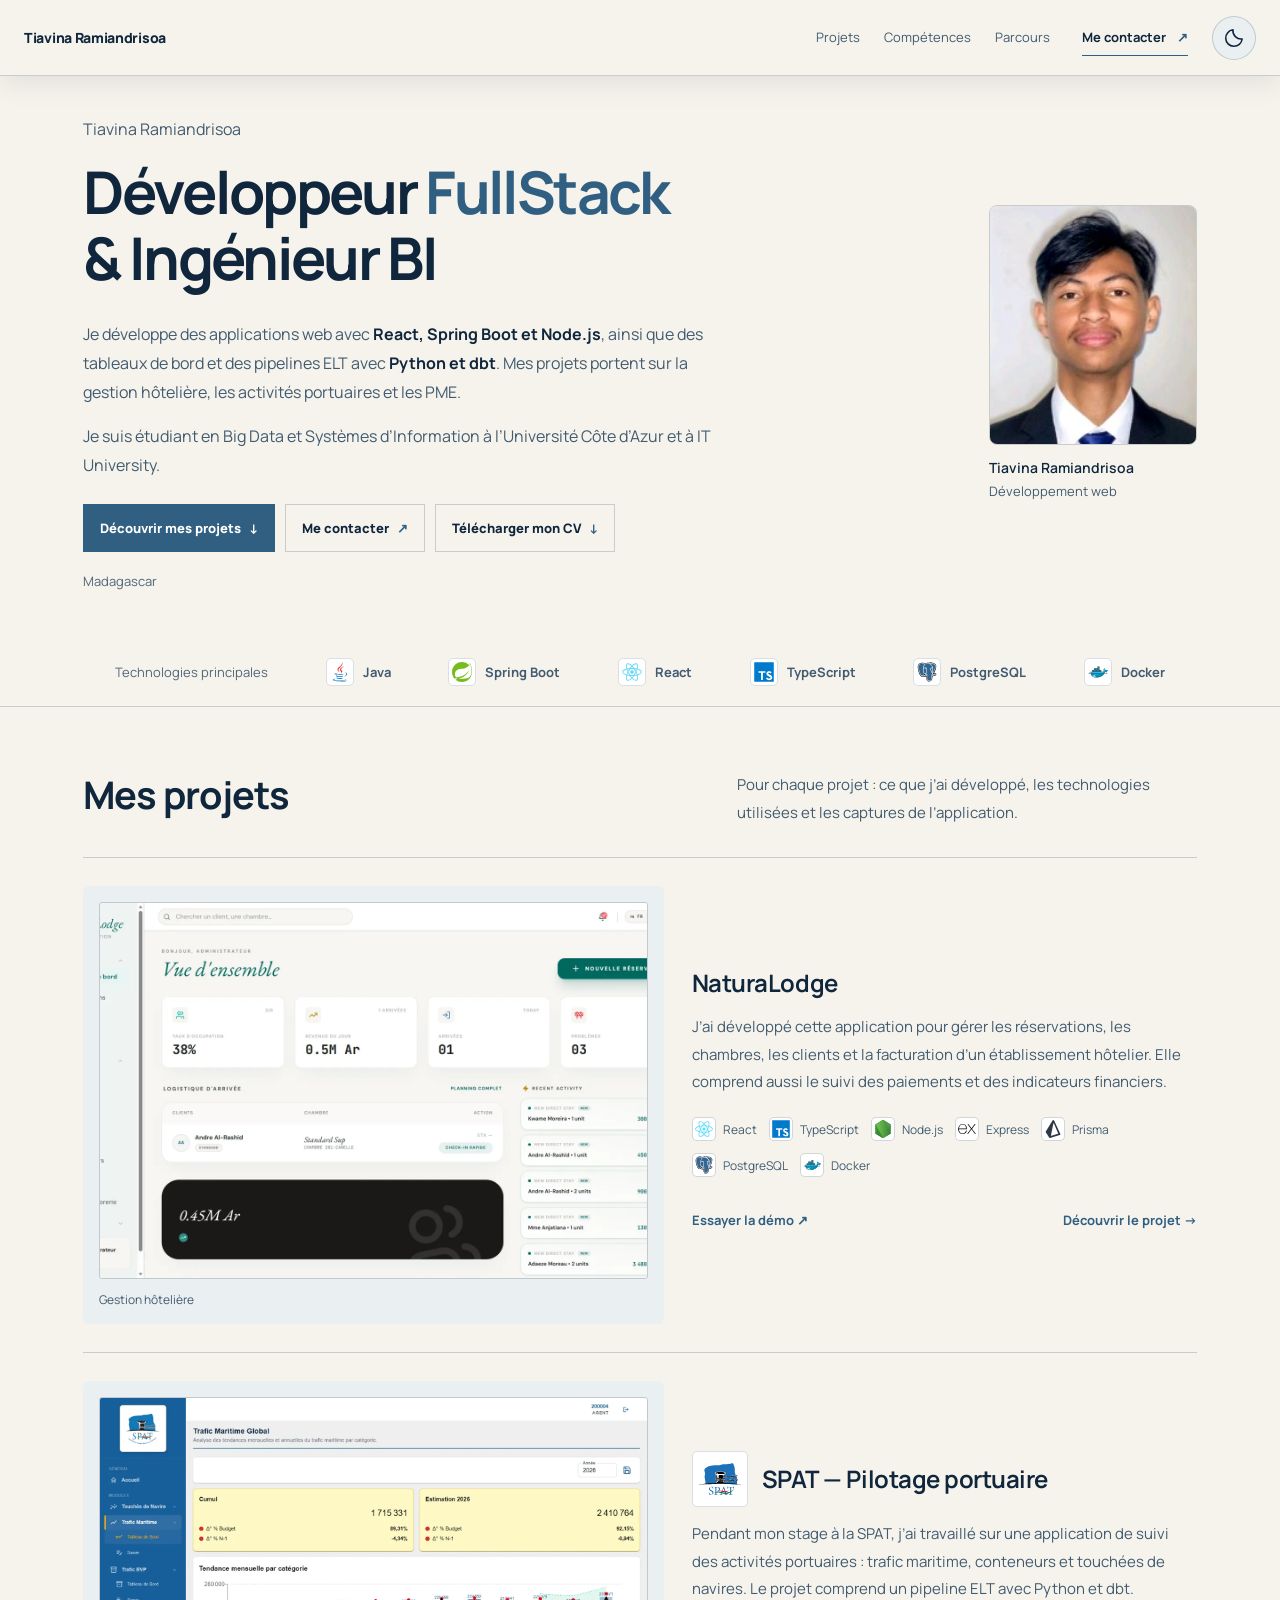
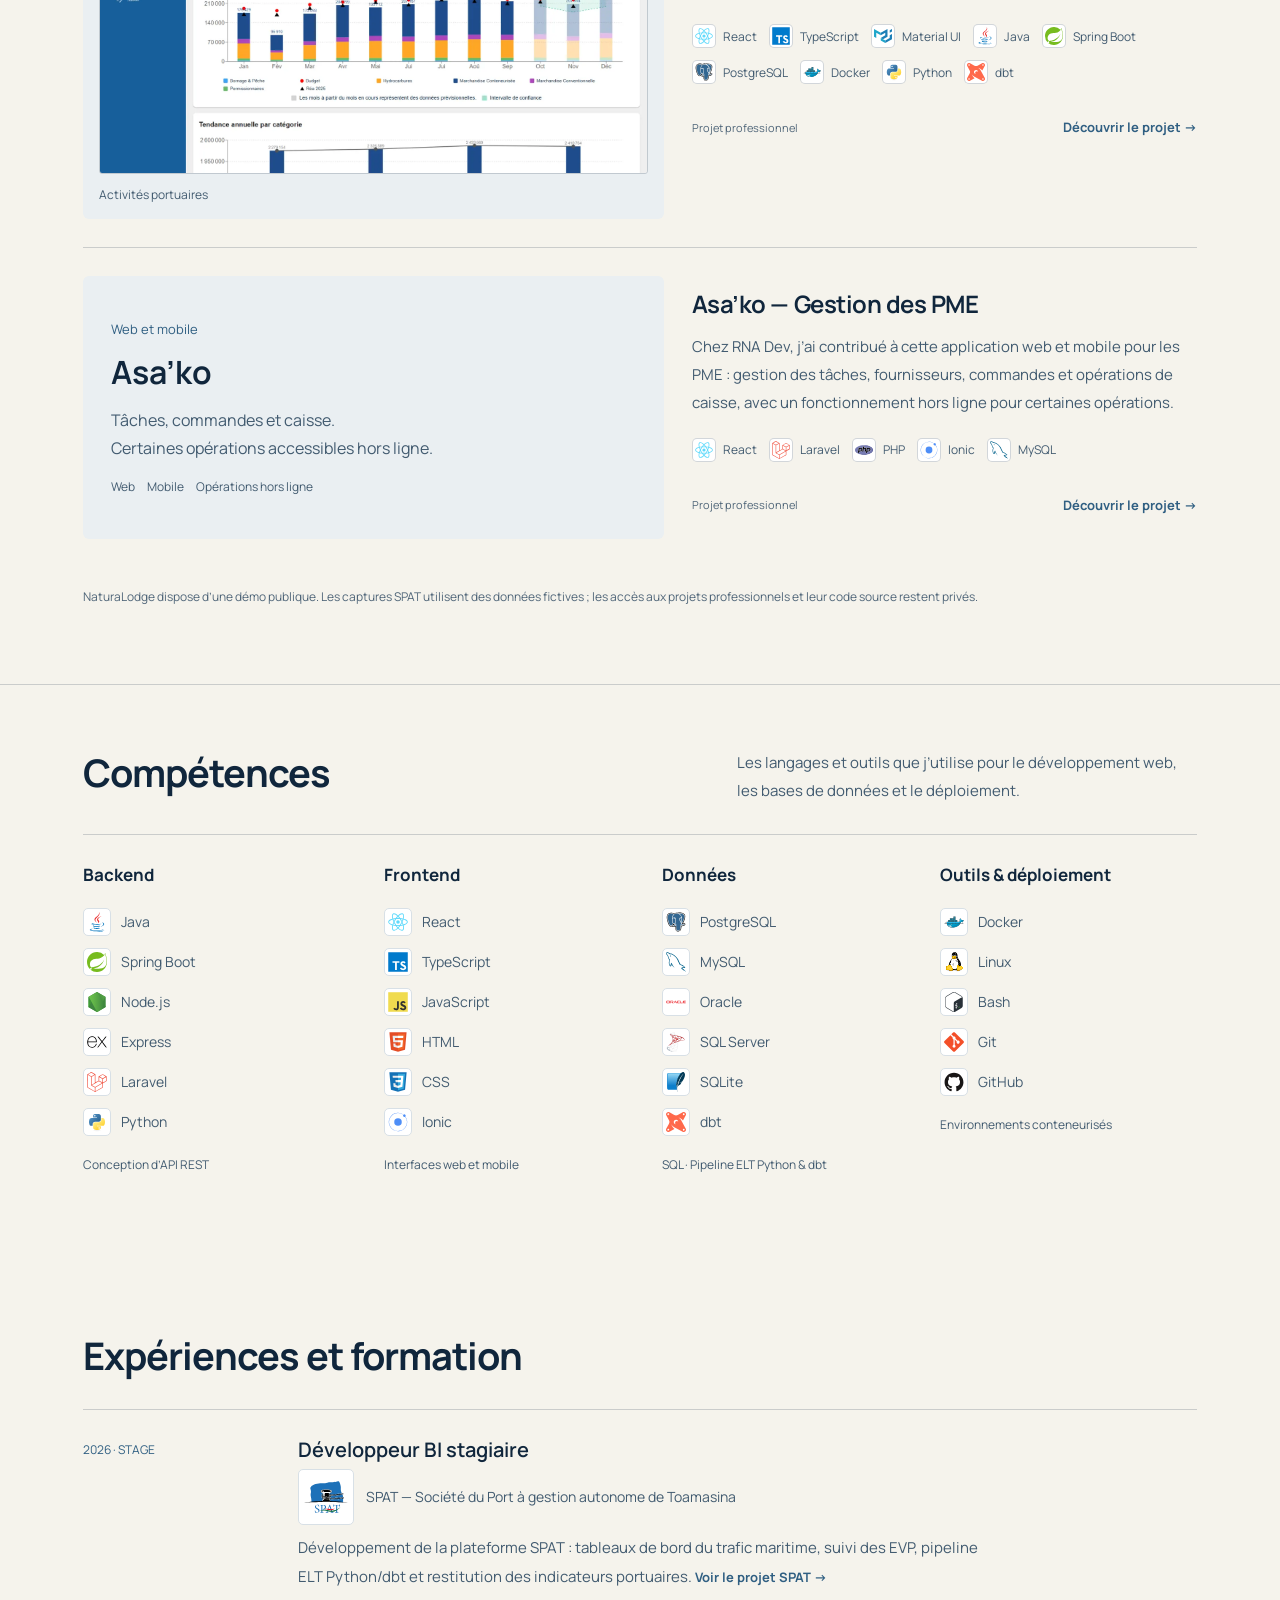
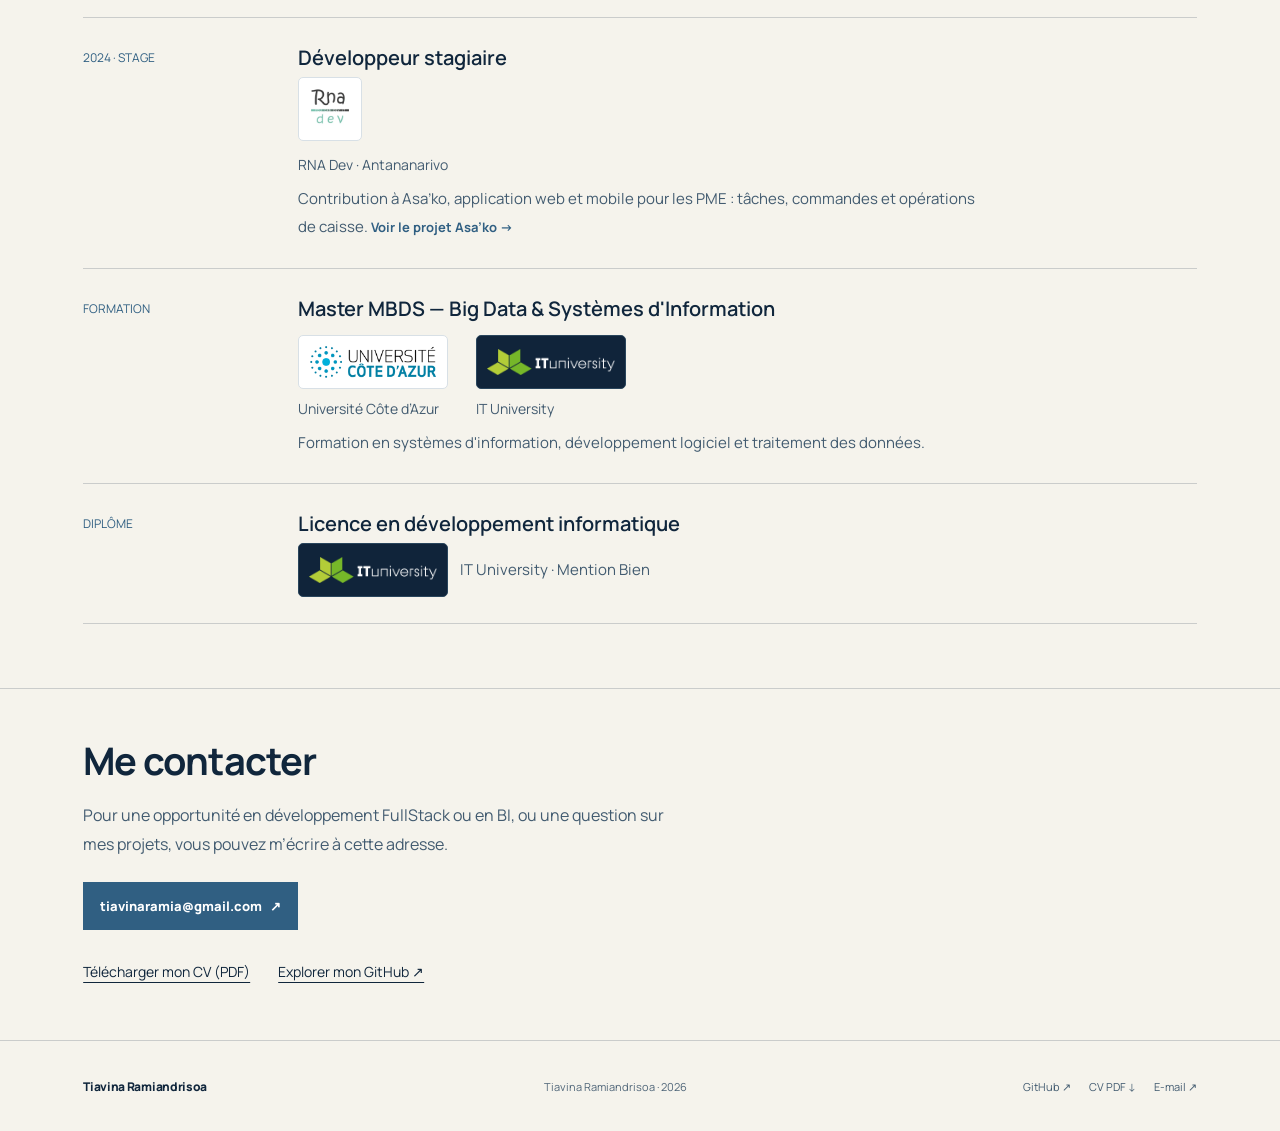
<file: index.html>
<!DOCTYPE html>
<html lang="fr">
<head>
  <meta charset="UTF-8">
  <link rel="icon" type="image/svg+xml" href="assets/favicon.svg">
  <meta name="viewport" content="width=device-width, initial-scale=1.0">
  <meta property="og:type" content="website">
  <meta property="og:locale" content="fr_FR">
  <meta name="theme-color" content="#07111F">
  <meta property="og:title" content="Tiavina Ramiandrisoa — Développeur FullStack & Ingénieur BI">
  <meta property="og:description" content="Applications web FullStack, tableaux de bord et pipeline ELT Python/dbt : découvrez les projets de Tiavina Ramiandrisoa.">
  <meta name="description" content="Tiavina Ramiandrisoa, Développeur FullStack et Ingénieur BI : applications React et Spring Boot, tableaux de bord et pipeline ELT avec Python et dbt.">
  <title>Tiavina Ramiandrisoa — Développeur FullStack & Ingénieur BI</title>
  <link rel="preconnect" href="https://fonts.googleapis.com">
  <link rel="preconnect" href="https://fonts.gstatic.com" crossorigin>
  <link href="https://fonts.googleapis.com/css2?family=Manrope:wght@400;500;600;700;800&display=swap" rel="stylesheet">
  <script src="theme.js"></script>
  <link rel="stylesheet" href="style.css">
  <link rel="canonical" href="https://tiavinamalalaniaina.github.io/portfolio/">
  <meta property="og:url" content="https://tiavinamalalaniaina.github.io/portfolio/">
  <meta property="og:site_name" content="Tiavina Ramiandrisoa">
  <meta property="og:image" content="https://tiavinamalalaniaina.github.io/portfolio/assets/tiavina-portrait.webp">
  <meta property="og:image:type" content="image/webp">
  <meta property="og:image:width" content="200">
  <meta property="og:image:height" content="200">
  <meta property="og:image:alt" content="Portrait de Tiavina Ramiandrisoa, Développeur FullStack et Ingénieur BI">
  <meta name="twitter:card" content="summary">
  <meta name="twitter:title" content="Tiavina Ramiandrisoa — Développeur FullStack & Ingénieur BI">
  <meta name="twitter:description" content="Tiavina Ramiandrisoa, Développeur FullStack et Ingénieur BI : applications React et Spring Boot, tableaux de bord et pipeline ELT avec Python et dbt.">
  <meta name="twitter:image" content="https://tiavinamalalaniaina.github.io/portfolio/assets/tiavina-portrait.webp">
  <meta name="twitter:image:alt" content="Portrait de Tiavina Ramiandrisoa, Développeur FullStack et Ingénieur BI">
  <script type="application/ld+json">
{
  "@context": "https://schema.org",
  "@graph": [
    {
      "@type": "WebPage",
      "@id": "https://tiavinamalalaniaina.github.io/portfolio/#page",
      "url": "https://tiavinamalalaniaina.github.io/portfolio/",
      "name": "Tiavina Ramiandrisoa — Développeur FullStack & Ingénieur BI",
      "description": "Tiavina Ramiandrisoa, Développeur FullStack et Ingénieur BI : applications React et Spring Boot, tableaux de bord et pipeline ELT avec Python et dbt.",
      "inLanguage": "fr",
      "about": {
        "@id": "https://tiavinamalalaniaina.github.io/portfolio/#tiavina"
      }
    },
    {
      "@type": "Person",
      "@id": "https://tiavinamalalaniaina.github.io/portfolio/#tiavina",
      "name": "Tiavina Ramiandrisoa",
      "jobTitle": "Développeur FullStack et Ingénieur BI",
      "url": "https://tiavinamalalaniaina.github.io/portfolio/",
      "image": "https://tiavinamalalaniaina.github.io/portfolio/assets/tiavina-portrait.webp",
      "sameAs": [
        "https://github.com/TiavinaMalalaniaina"
      ],
      "knowsAbout": [
        "React",
        "TypeScript",
        "Java",
        "Spring Boot",
        "Node.js",
        "PostgreSQL",
        "Python",
        "dbt",
        "Business Intelligence",
        "Pipelines ELT"
      ]
    }
  ]
}
  </script>
</head>
<body>
  <a class="skip-link" href="#contenu">Aller au contenu</a>
  <div class="page-shell">
    <header class="site-header"><a class="brand" href="#accueil" aria-label="Accueil">
        <span>Tiavina Ramiandrisoa</span>
      </a><div class="header-menu" id="header-menu"><nav class="nav-links" aria-label="Navigation principale">
        <a href="#projets">Projets</a>
        <a href="#competences">Compétences</a>
        <a href="#parcours">Parcours</a>
      </nav><a class="header-contact" href="#contact">Me contacter <span>↗</span></a></div><button class="theme-toggle" type="button" aria-label="Activer le mode clair" aria-pressed="false" title="Activer le mode clair" hidden><svg class="theme-icon theme-icon-sun" viewBox="0 0 24 24" fill="none" stroke="currentColor" stroke-width="1.7" stroke-linecap="round" aria-hidden="true"><circle cx="12" cy="12" r="4"/><path d="M12 2v2m0 16v2M2 12h2m16 0h2M4.93 4.93l1.42 1.42m11.3 11.3 1.42 1.42m0-14.14-1.42 1.42M6.35 17.65l-1.42 1.42"/></svg><svg class="theme-icon theme-icon-moon" viewBox="0 0 24 24" fill="none" stroke="currentColor" stroke-width="1.7" stroke-linecap="round" stroke-linejoin="round" aria-hidden="true"><path d="M20.9 13.1A9 9 0 0 1 10.9 3.1a9 9 0 1 0 10 10Z"/></svg></button><button class="menu-toggle" type="button" aria-label="Ouvrir le menu" aria-expanded="false" aria-controls="header-menu" hidden><svg class="menu-icon-open" viewBox="0 0 24 24" fill="none" stroke="currentColor" stroke-width="1.8" stroke-linecap="round" aria-hidden="true"><path d="M4 6h16M4 12h16M4 18h16"/></svg><svg class="menu-icon-close" viewBox="0 0 24 24" fill="none" stroke="currentColor" stroke-width="1.8" stroke-linecap="round" aria-hidden="true"><path d="m6 6 12 12M6 18 18 6"/></svg></button></header>

    <main id="contenu" tabindex="-1">
      <section class="hero" id="accueil">
        <div class="hero-copy">
          
          <p class="hero-name">Tiavina Ramiandrisoa</p><h1>Développeur <span>FullStack</span><br>&amp; Ingénieur BI</h1>
          <p class="hero-description">Je développe des applications web avec <strong>React, Spring Boot et Node.js</strong>, ainsi que des tableaux de bord et des pipelines ELT avec <strong>Python et dbt</strong>. Mes projets portent sur la gestion hôtelière, les activités portuaires et les PME.</p><p class="hero-description">Je suis étudiant en Big Data et Systèmes d’Information à l’Université Côte d’Azur et à IT University.</p>
          <div class="hero-actions">
            <a class="button button-primary" href="#projets">Découvrir mes projets <span>↓</span></a>
            <a class="button button-secondary" href="mailto:tiavinaramia@gmail.com">Me contacter <span>↗</span></a>
            <a class="button button-secondary" href="cv-tiavina-ramiandrisoa.pdf" download>Télécharger mon CV <span>↓</span></a>
          </div>
          <p class="hero-meta">Madagascar</p>
        </div>
        <aside class="hero-visual" aria-label="Présentation de Tiavina">
          <figure class="portrait-card">
            <img src="assets/tiavina-portrait.webp" alt="Portrait de Tiavina Ramiandrisoa" fetchpriority="high" width="200" height="200" decoding="async">
            <figcaption><strong>Tiavina Ramiandrisoa</strong><span>Développement web</span></figcaption>
          </figure>
        </aside>
      </section>

      <section class="stack-strip" aria-label="Technologies principales">
        <span class="strip-label">Technologies principales</span>
        <span class="stack-item"><span class="tech-logo"><img src="assets/technologies/java.svg" alt="" aria-hidden="true" width="20" height="20" loading="lazy" decoding="async"></span> Java</span>
        <span class="stack-item"><span class="tech-logo"><img src="assets/technologies/spring.svg" alt="" aria-hidden="true" width="20" height="20" loading="lazy" decoding="async"></span> Spring Boot</span>
        <span class="stack-item"><span class="tech-logo"><img src="assets/technologies/react.svg" alt="" aria-hidden="true" width="20" height="20" loading="lazy" decoding="async"></span> React</span>
        <span class="stack-item"><span class="tech-logo"><img src="assets/technologies/typescript.svg" alt="" aria-hidden="true" width="20" height="20" loading="lazy" decoding="async"></span> TypeScript</span>
        <span class="stack-item"><span class="tech-logo"><img src="assets/technologies/postgresql.svg" alt="" aria-hidden="true" width="20" height="20" loading="lazy" decoding="async"></span> PostgreSQL</span>
        <span class="stack-item"><span class="tech-logo"><img src="assets/technologies/docker.svg" alt="" aria-hidden="true" width="20" height="20" loading="lazy" decoding="async"></span> Docker</span>
      </section>

      <section class="section projects-section" id="projets">
        <div class="section-heading">
          <div><h2>Mes projets</h2></div>
          <p class="section-intro">Pour chaque projet : ce que j’ai développé, les technologies utilisées et les captures de l’application.</p>
        </div>

        <div class="projects-grid">
<article class="project-card project-featured">
            <a class="project-art screenshot-preview" href="naturalodge.html" aria-label="Découvrir NaturaLodge"><img src="assets/naturalodge-dashboard.webp" alt="Tableau de bord de NaturaLodge" loading="lazy" width="1500" height="844" decoding="async"><span class="art-label">Gestion hôtelière</span></a>
            <div class="project-info">
              <div class="project-title-row"><h3>NaturaLodge</h3></div>
              <p>J’ai développé cette application pour gérer les réservations, les chambres, les clients et la facturation d’un établissement hôtelier. Elle comprend aussi le suivi des paiements et des indicateurs financiers.</p>
              <div class="tags"><span class="technology"><span class="tech-logo"><img src="assets/technologies/react.svg" alt="" aria-hidden="true" width="20" height="20" loading="lazy" decoding="async"></span><span>React</span></span><span class="technology"><span class="tech-logo"><img src="assets/technologies/typescript.svg" alt="" aria-hidden="true" width="20" height="20" loading="lazy" decoding="async"></span><span>TypeScript</span></span><span class="technology"><span class="tech-logo"><img src="assets/technologies/nodejs.svg" alt="" aria-hidden="true" width="20" height="20" loading="lazy" decoding="async"></span><span>Node.js</span></span><span class="technology"><span class="tech-logo"><img src="assets/technologies/express.svg" alt="" aria-hidden="true" width="20" height="20" loading="lazy" decoding="async"></span><span>Express</span></span><span class="technology"><span class="tech-logo"><img src="assets/technologies/prisma.svg" alt="" aria-hidden="true" width="20" height="20" loading="lazy" decoding="async"></span><span>Prisma</span></span><span class="technology"><span class="tech-logo"><img src="assets/technologies/postgresql.svg" alt="" aria-hidden="true" width="20" height="20" loading="lazy" decoding="async"></span><span>PostgreSQL</span></span><span class="technology"><span class="tech-logo"><img src="assets/technologies/docker.svg" alt="" aria-hidden="true" width="20" height="20" loading="lazy" decoding="async"></span><span>Docker</span></span></div>
              <div class="project-footer"><a class="text-link demo-link" href="https://naturalodge.onrender.com" target="_blank" rel="noopener noreferrer">Essayer la démo ↗</a><a class="text-link" href="naturalodge.html">Découvrir le projet →</a></div>
            </div>
          </article>
<article class="project-card project-featured">
            <a class="project-art screenshot-preview" href="spat.html" aria-label="Découvrir SPAT"><img src="assets/spat-trafic-maritime.webp" alt="Analyse du trafic maritime de SPAT, données fictives" loading="lazy" width="1500" height="1687" decoding="async"><span class="art-label">Activités portuaires</span></a>
            <div class="project-info">
              <div class="project-title-row"><div class="project-identity"><span class="entity-logo entity-logo-spat"><img src="assets/entities/spat.svg" alt="" width="50" height="50" loading="lazy" decoding="async"></span><h3>SPAT — Pilotage portuaire</h3></div></div>
              <p>Pendant mon stage à la SPAT, j’ai travaillé sur une application de suivi des activités portuaires : trafic maritime, conteneurs et touchées de navires. Le projet comprend un pipeline ELT avec Python et dbt.</p>
              <div class="tags"><span class="technology"><span class="tech-logo"><img src="assets/technologies/react.svg" alt="" aria-hidden="true" width="20" height="20" loading="lazy" decoding="async"></span><span>React</span></span><span class="technology"><span class="tech-logo"><img src="assets/technologies/typescript.svg" alt="" aria-hidden="true" width="20" height="20" loading="lazy" decoding="async"></span><span>TypeScript</span></span><span class="technology"><span class="tech-logo"><img src="assets/technologies/materialui.svg" alt="" aria-hidden="true" width="20" height="20" loading="lazy" decoding="async"></span><span>Material UI</span></span><span class="technology"><span class="tech-logo"><img src="assets/technologies/java.svg" alt="" aria-hidden="true" width="20" height="20" loading="lazy" decoding="async"></span><span>Java</span></span><span class="technology"><span class="tech-logo"><img src="assets/technologies/spring.svg" alt="" aria-hidden="true" width="20" height="20" loading="lazy" decoding="async"></span><span>Spring Boot</span></span><span class="technology"><span class="tech-logo"><img src="assets/technologies/postgresql.svg" alt="" aria-hidden="true" width="20" height="20" loading="lazy" decoding="async"></span><span>PostgreSQL</span></span><span class="technology"><span class="tech-logo"><img src="assets/technologies/docker.svg" alt="" aria-hidden="true" width="20" height="20" loading="lazy" decoding="async"></span><span>Docker</span></span><span class="technology"><span class="tech-logo"><img src="assets/technologies/python.svg" alt="" aria-hidden="true" width="20" height="20" loading="lazy" decoding="async"></span><span>Python</span></span><span class="technology"><span class="tech-logo"><img src="assets/technologies/dbt.svg" alt="" aria-hidden="true" width="20" height="20" loading="lazy" decoding="async"></span><span>dbt</span></span></div>
              <div class="project-footer"><span class="private-note"><span>●</span> Projet professionnel</span><a class="text-link" href="spat.html">Découvrir le projet →</a></div>
            </div>
          </article>
<article class="project-card">
            <div class="project-art pme-summary"><p class="eyebrow">Web et mobile</p><strong>Asa’ko</strong><p>Tâches, commandes et caisse.<br>Certaines opérations accessibles hors ligne.</p><span class="tags"><span>Web</span><span>Mobile</span><span>Opérations hors ligne</span></span></div>
            <div class="project-info">
              <div class="project-title-row"><h3>Asa’ko — Gestion des PME</h3></div>
              <p>Chez RNA Dev, j’ai contribué à cette application web et mobile pour les PME : gestion des tâches, fournisseurs, commandes et opérations de caisse, avec un fonctionnement hors ligne pour certaines opérations.</p>
              <div class="tags"><span class="technology"><span class="tech-logo"><img src="assets/technologies/react.svg" alt="" aria-hidden="true" width="20" height="20" loading="lazy" decoding="async"></span><span>React</span></span><span class="technology"><span class="tech-logo"><img src="assets/technologies/laravel.svg" alt="" aria-hidden="true" width="20" height="20" loading="lazy" decoding="async"></span><span>Laravel</span></span><span class="technology"><span class="tech-logo"><img src="assets/technologies/php.svg" alt="" aria-hidden="true" width="20" height="20" loading="lazy" decoding="async"></span><span>PHP</span></span><span class="technology"><span class="tech-logo"><img src="assets/technologies/ionic.svg" alt="" aria-hidden="true" width="20" height="20" loading="lazy" decoding="async"></span><span>Ionic</span></span><span class="technology"><span class="tech-logo"><img src="assets/technologies/mysql.svg" alt="" aria-hidden="true" width="20" height="20" loading="lazy" decoding="async"></span><span>MySQL</span></span></div>
              <div class="project-footer"><span class="private-note"><span>●</span> Projet professionnel</span><a class="text-link" href="asako.html">Découvrir le projet →</a></div>
            </div>
          </article>
</div>
<p class="privacy-note">NaturaLodge dispose d’une démo publique. Les captures SPAT utilisent des données fictives ; les accès aux projets professionnels et leur code source restent privés.</p>
      </section>

      <section class="section skills-section" id="competences">
        <div class="section-heading">
          <div><h2>Compétences</h2></div>
          <p class="section-intro">Les langages et outils que j’utilise pour le développement web, les bases de données et le déploiement.</p>
        </div>
        <div class="skills-grid">
<div class="skill-block"><h3>Backend</h3><ul class="technology-list"><li><span class="tech-logo"><img src="assets/technologies/java.svg" alt="" aria-hidden="true" width="20" height="20" loading="lazy" decoding="async"></span><span>Java</span></li><li><span class="tech-logo"><img src="assets/technologies/spring.svg" alt="" aria-hidden="true" width="20" height="20" loading="lazy" decoding="async"></span><span>Spring Boot</span></li><li><span class="tech-logo"><img src="assets/technologies/nodejs.svg" alt="" aria-hidden="true" width="20" height="20" loading="lazy" decoding="async"></span><span>Node.js</span></li><li><span class="tech-logo"><img src="assets/technologies/express.svg" alt="" aria-hidden="true" width="20" height="20" loading="lazy" decoding="async"></span><span>Express</span></li><li><span class="tech-logo"><img src="assets/technologies/laravel.svg" alt="" aria-hidden="true" width="20" height="20" loading="lazy" decoding="async"></span><span>Laravel</span></li><li><span class="tech-logo"><img src="assets/technologies/python.svg" alt="" aria-hidden="true" width="20" height="20" loading="lazy" decoding="async"></span><span>Python</span></li></ul><p class="skill-note">Conception d’API REST</p></div>
<div class="skill-block"><h3>Frontend</h3><ul class="technology-list"><li><span class="tech-logo"><img src="assets/technologies/react.svg" alt="" aria-hidden="true" width="20" height="20" loading="lazy" decoding="async"></span><span>React</span></li><li><span class="tech-logo"><img src="assets/technologies/typescript.svg" alt="" aria-hidden="true" width="20" height="20" loading="lazy" decoding="async"></span><span>TypeScript</span></li><li><span class="tech-logo"><img src="assets/technologies/javascript.svg" alt="" aria-hidden="true" width="20" height="20" loading="lazy" decoding="async"></span><span>JavaScript</span></li><li><span class="tech-logo"><img src="assets/technologies/html5.svg" alt="" aria-hidden="true" width="20" height="20" loading="lazy" decoding="async"></span><span>HTML</span></li><li><span class="tech-logo"><img src="assets/technologies/css3.svg" alt="" aria-hidden="true" width="20" height="20" loading="lazy" decoding="async"></span><span>CSS</span></li><li><span class="tech-logo"><img src="assets/technologies/ionic.svg" alt="" aria-hidden="true" width="20" height="20" loading="lazy" decoding="async"></span><span>Ionic</span></li></ul><p class="skill-note">Interfaces web et mobile</p></div>
<div class="skill-block"><h3>Données</h3><ul class="technology-list"><li><span class="tech-logo"><img src="assets/technologies/postgresql.svg" alt="" aria-hidden="true" width="20" height="20" loading="lazy" decoding="async"></span><span>PostgreSQL</span></li><li><span class="tech-logo"><img src="assets/technologies/mysql.svg" alt="" aria-hidden="true" width="20" height="20" loading="lazy" decoding="async"></span><span>MySQL</span></li><li><span class="tech-logo"><img src="assets/technologies/oracle.svg" alt="" aria-hidden="true" width="20" height="20" loading="lazy" decoding="async"></span><span>Oracle</span></li><li><span class="tech-logo"><img src="assets/technologies/microsoftsqlserver.svg" alt="" aria-hidden="true" width="20" height="20" loading="lazy" decoding="async"></span><span>SQL Server</span></li><li><span class="tech-logo"><img src="assets/technologies/sqlite.svg" alt="" aria-hidden="true" width="20" height="20" loading="lazy" decoding="async"></span><span>SQLite</span></li><li><span class="tech-logo"><img src="assets/technologies/dbt.svg" alt="" aria-hidden="true" width="20" height="20" loading="lazy" decoding="async"></span><span>dbt</span></li></ul><p class="skill-note">SQL · Pipeline ELT Python & dbt</p></div>
<div class="skill-block"><h3>Outils & déploiement</h3><ul class="technology-list"><li><span class="tech-logo"><img src="assets/technologies/docker.svg" alt="" aria-hidden="true" width="20" height="20" loading="lazy" decoding="async"></span><span>Docker</span></li><li><span class="tech-logo"><img src="assets/technologies/linux.svg" alt="" aria-hidden="true" width="20" height="20" loading="lazy" decoding="async"></span><span>Linux</span></li><li><span class="tech-logo"><img src="assets/technologies/bash.svg" alt="" aria-hidden="true" width="20" height="20" loading="lazy" decoding="async"></span><span>Bash</span></li><li><span class="tech-logo"><img src="assets/technologies/git.svg" alt="" aria-hidden="true" width="20" height="20" loading="lazy" decoding="async"></span><span>Git</span></li><li><span class="tech-logo"><img src="assets/technologies/github.svg" alt="" aria-hidden="true" width="20" height="20" loading="lazy" decoding="async"></span><span>GitHub</span></li></ul><p class="skill-note">Environnements conteneurisés</p></div>
</div>
      </section>

      <section class="section journey-section" id="parcours">
        <div class="section-heading">
          <div><h2>Expériences et formation</h2></div>
        </div>
        <div class="timeline">
          <article class="timeline-item"><div class="timeline-date">2026 · STAGE</div><div class="timeline-content"><h3>Développeur BI stagiaire</h3><p class="timeline-company"><a class="entity-link" href="https://www.toamasina-port.com/" target="_blank" rel="noopener noreferrer"><span class="entity-logo entity-logo-spat"><img src="assets/entities/spat.svg" alt="" width="50" height="50" loading="lazy" decoding="async"></span><span>SPAT — Société du Port à gestion autonome de Toamasina</span></a></p><p>Développement de la plateforme SPAT : tableaux de bord du trafic maritime, suivi des EVP, pipeline ELT Python/dbt et restitution des indicateurs portuaires. <a class="text-link" href="spat.html">Voir le projet SPAT →</a></p></div></article>
          <article class="timeline-item"><div class="timeline-date">2024 · STAGE</div><div class="timeline-content"><h3>Développeur stagiaire</h3><p class="timeline-company"><a class="entity-link" href="https://rna-dev.mg/" target="_blank" rel="noopener noreferrer"><span class="entity-logo entity-logo-rna"><img src="assets/entities/rna-dev.webp" alt="" width="300" height="300" loading="lazy" decoding="async"></span><span>RNA Dev · Antananarivo</span></a></p><p>Contribution à Asa’ko, application web et mobile pour les PME : tâches, commandes et opérations de caisse. <a class="text-link" href="asako.html">Voir le projet Asa’ko →</a></p></div></article>
          <article class="timeline-item"><div class="timeline-date">FORMATION</div><div class="timeline-content"><h3>Master MBDS — Big Data & Systèmes d'Information</h3><div class="timeline-company education-entities"><a class="entity-link" href="https://univ-cotedazur.fr/" target="_blank" rel="noopener noreferrer"><span class="entity-logo entity-logo-uca"><img src="assets/entities/universite-cote-azur.png" alt="" width="800" height="204" loading="lazy" decoding="async"></span><span>Université Côte d’Azur</span></a><a class="entity-link" href="https://www.ituniversity.mg/" target="_blank" rel="noopener noreferrer"><span class="entity-logo entity-logo-itu"><img src="assets/entities/it-university.png" alt="" width="300" height="60" loading="lazy" decoding="async"></span><span>IT University</span></a></div><p>Formation en systèmes d'information, développement logiciel et traitement des données.</p></div></article>
          <article class="timeline-item"><div class="timeline-date">DIPLÔME</div><div class="timeline-content"><h3>Licence en développement informatique</h3><p class="timeline-company"><a class="entity-link" href="https://www.ituniversity.mg/" target="_blank" rel="noopener noreferrer"><span class="entity-logo entity-logo-itu"><img src="assets/entities/it-university.png" alt="" width="300" height="60" loading="lazy" decoding="async"></span><span>IT University · Mention Bien</span></a></p></div></article>
        </div>
      </section>

      <section class="contact-section" id="contact">
        
        <h2>Me contacter</h2>
        <p>Pour une opportunité en développement FullStack ou en BI, ou une question sur mes projets, vous pouvez m’écrire à cette adresse.</p>
        <a class="button button-primary" href="mailto:tiavinaramia@gmail.com">tiavinaramia@gmail.com <span>↗</span></a>
        <div class="contact-links"><a href="cv-tiavina-ramiandrisoa.pdf" download>Télécharger mon CV (PDF)</a><a href="https://github.com/TiavinaMalalaniaina" target="_blank" rel="noopener noreferrer">Explorer mon GitHub ↗</a></div>
      </section>
    </main>

    <footer class="site-footer">
      <a class="brand" href="#accueil"><span>Tiavina Ramiandrisoa</span></a>
      <span>Tiavina Ramiandrisoa · 2026</span>
      <div class="footer-links"><a href="https://github.com/TiavinaMalalaniaina" target="_blank" rel="noreferrer">GitHub ↗</a><a href="cv-tiavina-ramiandrisoa.pdf" download>CV PDF ↓</a><a href="mailto:tiavinaramia@gmail.com">E-mail ↗</a></div>
    </footer>
  </div>

  <script src="script.js" defer></script>
</body>
</html>
</file>
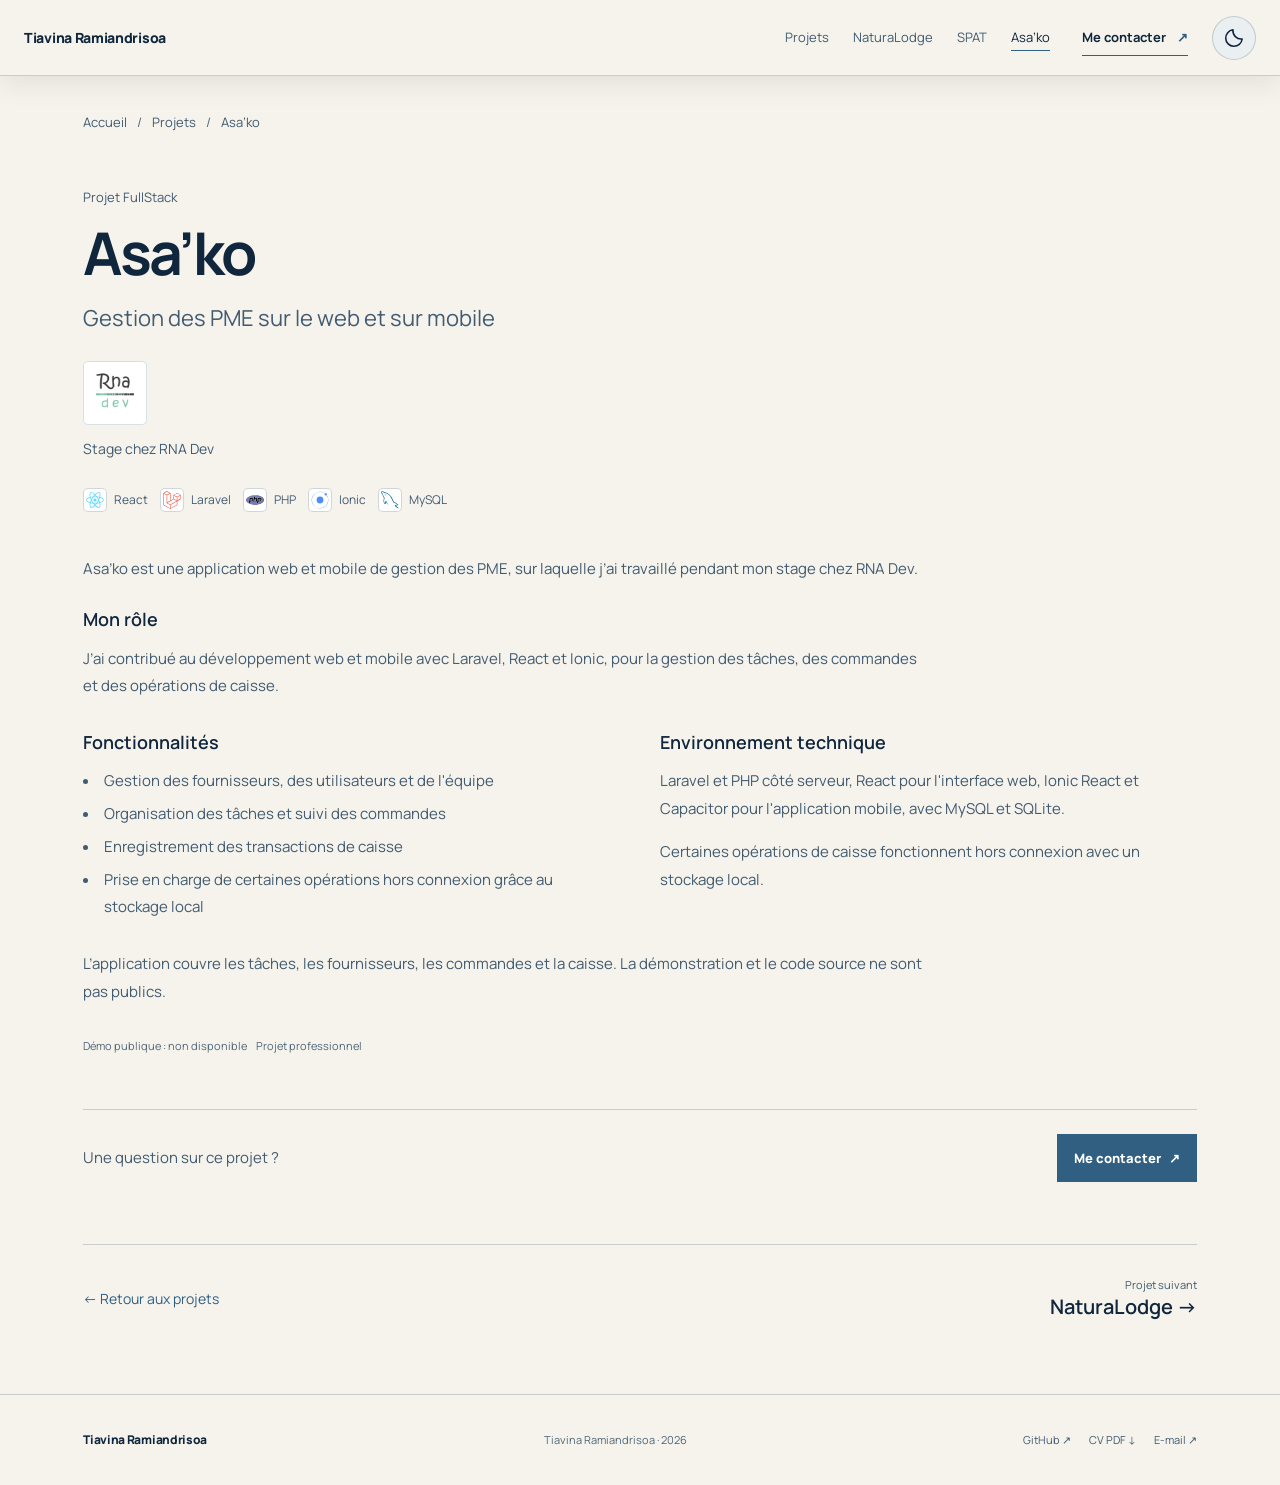
<file: asako.html>
<!DOCTYPE html>
<html lang="fr">
<head>
  <meta charset="UTF-8">
  <link rel="icon" type="image/svg+xml" href="assets/favicon.svg">
  <meta name="viewport" content="width=device-width, initial-scale=1.0">
  <meta property="og:type" content="website">
  <meta property="og:locale" content="fr_FR">
  <meta name="theme-color" content="#07111F">
  <meta property="og:title" content="Asa’ko — Gestion des PME sur le web et sur mobile">
  <meta property="og:description" content="Étude de cas Asa’ko : contribution en stage à une application Laravel, React et Ionic pour les PME, avec certaines opérations de caisse hors ligne.">
  <meta name="description" content="Étude de cas Asa’ko : contribution en stage à une application Laravel, React et Ionic pour les PME, avec certaines opérations de caisse hors ligne.">
  <title>Asa’ko — Gestion des PME sur le web et sur mobile | Tiavina Ramiandrisoa</title>
  <link rel="preconnect" href="https://fonts.googleapis.com">
  <link rel="preconnect" href="https://fonts.gstatic.com" crossorigin>
  <link href="https://fonts.googleapis.com/css2?family=Manrope:wght@400;500;600;700;800&display=swap" rel="stylesheet">
  <script src="theme.js"></script>
  <link rel="stylesheet" href="style.css">
  <link rel="canonical" href="https://tiavinamalalaniaina.github.io/portfolio/asako.html">
  <meta property="og:url" content="https://tiavinamalalaniaina.github.io/portfolio/asako.html">
  <meta property="og:site_name" content="Tiavina Ramiandrisoa">
  <meta property="og:image" content="https://tiavinamalalaniaina.github.io/portfolio/assets/tiavina-portrait.webp">
  <meta property="og:image:type" content="image/webp">
  <meta property="og:image:width" content="200">
  <meta property="og:image:height" content="200">
  <meta property="og:image:alt" content="Tiavina Ramiandrisoa, contributeur au projet Asa’ko">
  <meta name="twitter:card" content="summary">
  <meta name="twitter:title" content="Asa’ko — Gestion des PME sur le web et sur mobile | Tiavina Ramiandrisoa">
  <meta name="twitter:description" content="Étude de cas Asa’ko : contribution en stage à une application Laravel, React et Ionic pour les PME, avec certaines opérations de caisse hors ligne.">
  <meta name="twitter:image" content="https://tiavinamalalaniaina.github.io/portfolio/assets/tiavina-portrait.webp">
  <meta name="twitter:image:alt" content="Tiavina Ramiandrisoa, contributeur au projet Asa’ko">
  <script type="application/ld+json">
{
  "@context": "https://schema.org",
  "@graph": [
    {
      "@type": "WebPage",
      "@id": "https://tiavinamalalaniaina.github.io/portfolio/asako.html#page",
      "url": "https://tiavinamalalaniaina.github.io/portfolio/asako.html",
      "name": "Asa’ko — Gestion des PME sur le web et sur mobile | Tiavina Ramiandrisoa",
      "description": "Étude de cas Asa’ko : contribution en stage à une application Laravel, React et Ionic pour les PME, avec certaines opérations de caisse hors ligne.",
      "inLanguage": "fr",
      "about": {
        "@id": "https://tiavinamalalaniaina.github.io/portfolio/#tiavina"
      },
      "breadcrumb": {
        "@id": "https://tiavinamalalaniaina.github.io/portfolio/asako.html#navigation"
      }
    },
    {
      "@type": "BreadcrumbList",
      "@id": "https://tiavinamalalaniaina.github.io/portfolio/asako.html#navigation",
      "itemListElement": [
        {
          "@type": "ListItem",
          "position": 1,
          "name": "Accueil",
          "item": "https://tiavinamalalaniaina.github.io/portfolio/"
        },
        {
          "@type": "ListItem",
          "position": 2,
          "name": "Asa’ko",
          "item": "https://tiavinamalalaniaina.github.io/portfolio/asako.html"
        }
      ]
    }
  ]
}
  </script>
</head>
<body class="case-page">
  <a class="skip-link" href="#contenu">Aller au contenu</a>
  <div class="page-shell">
    <header class="site-header"><a class="brand" href="index.html#accueil" aria-label="Accueil">
        <span>Tiavina Ramiandrisoa</span>
      </a><div class="header-menu" id="header-menu"><nav class="nav-links" aria-label="Navigation principale"><a href="index.html#projets">Projets</a><a href="naturalodge.html">NaturaLodge</a><a href="spat.html">SPAT</a><a href="asako.html" aria-current="page">Asa’ko</a></nav><a class="header-contact" href="index.html#contact">Me contacter <span>↗</span></a></div><button class="theme-toggle" type="button" aria-label="Activer le mode clair" aria-pressed="false" title="Activer le mode clair" hidden><svg class="theme-icon theme-icon-sun" viewBox="0 0 24 24" fill="none" stroke="currentColor" stroke-width="1.7" stroke-linecap="round" aria-hidden="true"><circle cx="12" cy="12" r="4"/><path d="M12 2v2m0 16v2M2 12h2m16 0h2M4.93 4.93l1.42 1.42m11.3 11.3 1.42 1.42m0-14.14-1.42 1.42M6.35 17.65l-1.42 1.42"/></svg><svg class="theme-icon theme-icon-moon" viewBox="0 0 24 24" fill="none" stroke="currentColor" stroke-width="1.7" stroke-linecap="round" stroke-linejoin="round" aria-hidden="true"><path d="M20.9 13.1A9 9 0 0 1 10.9 3.1a9 9 0 1 0 10 10Z"/></svg></button><button class="menu-toggle" type="button" aria-label="Ouvrir le menu" aria-expanded="false" aria-controls="header-menu" hidden><svg class="menu-icon-open" viewBox="0 0 24 24" fill="none" stroke="currentColor" stroke-width="1.8" stroke-linecap="round" aria-hidden="true"><path d="M4 6h16M4 12h16M4 18h16"/></svg><svg class="menu-icon-close" viewBox="0 0 24 24" fill="none" stroke="currentColor" stroke-width="1.8" stroke-linecap="round" aria-hidden="true"><path d="m6 6 12 12M6 18 18 6"/></svg></button></header>
    <main id="contenu" tabindex="-1">
      <section class="section project-page" aria-label="Étude de cas Asa’ko">
        <nav class="breadcrumbs" aria-label="Fil d’Ariane"><ol><li><a href="index.html">Accueil</a></li><li><a href="index.html#projets">Projets</a></li><li><span aria-current="page">Asa’ko</span></li></ol></nav>
        <article class="case-study project-case" id="detail-pme">
            <p class="project-kind">Projet FullStack</p>
            <h1>Asa’ko</h1><p class="project-subtitle">Gestion des PME sur le web et sur mobile</p><div class="project-entity"><a class="entity-link" href="https://rna-dev.mg/" target="_blank" rel="noopener noreferrer"><span class="entity-logo entity-logo-rna"><img src="assets/entities/rna-dev.webp" alt="" width="300" height="300" loading="lazy" decoding="async"></span><span>Stage chez RNA Dev</span></a></div><div class="tags project-stack" aria-label="Technologies du projet"><span class="technology"><span class="tech-logo"><img src="assets/technologies/react.svg" alt="" aria-hidden="true" width="20" height="20" loading="lazy" decoding="async"></span><span>React</span></span><span class="technology"><span class="tech-logo"><img src="assets/technologies/laravel.svg" alt="" aria-hidden="true" width="20" height="20" loading="lazy" decoding="async"></span><span>Laravel</span></span><span class="technology"><span class="tech-logo"><img src="assets/technologies/php.svg" alt="" aria-hidden="true" width="20" height="20" loading="lazy" decoding="async"></span><span>PHP</span></span><span class="technology"><span class="tech-logo"><img src="assets/technologies/ionic.svg" alt="" aria-hidden="true" width="20" height="20" loading="lazy" decoding="async"></span><span>Ionic</span></span><span class="technology"><span class="tech-logo"><img src="assets/technologies/mysql.svg" alt="" aria-hidden="true" width="20" height="20" loading="lazy" decoding="async"></span><span>MySQL</span></span></div>
            <p class="case-lead">Asa’ko est une application web et mobile de gestion des PME, sur laquelle j’ai travaillé pendant mon stage chez RNA Dev.</p><div class="case-role"><h2>Mon rôle</h2><p>J’ai contribué au développement web et mobile avec Laravel, React et Ionic, pour la gestion des tâches, des commandes et des opérations de caisse.</p></div>
            <div class="case-columns">
              <div><h2>Fonctionnalités</h2><ul><li>Gestion des fournisseurs, des utilisateurs et de l'équipe</li><li>Organisation des tâches et suivi des commandes</li><li>Enregistrement des transactions de caisse</li><li>Prise en charge de certaines opérations hors connexion grâce au stockage local</li></ul></div>
              <div><h2>Environnement technique</h2><p>Laravel et PHP côté serveur, React pour l'interface web, Ionic React et Capacitor pour l'application mobile, avec MySQL et SQLite.</p><p>Certaines opérations de caisse fonctionnent hors connexion avec un stockage local.</p></div>
            </div>
            <p class="case-summary">L’application couvre les tâches, les fournisseurs, les commandes et la caisse. La démonstration et le code source ne sont pas publics.</p><div class="case-actions"><span class="demo-status">Démo publique : non disponible</span><span class="demo-status">Projet professionnel</span></div>
          </article>
        <aside class="project-contact" aria-label="Discuter de ce projet"><div><p>Une question sur ce projet ?</p></div><a class="button button-primary" href="mailto:tiavinaramia@gmail.com">Me contacter <span>↗</span></a></aside>
        <nav class="project-pagination" aria-label="Navigation entre les projets"><a class="back-to-projects" href="index.html#projets">← Retour aux projets</a><a class="next-project" href="naturalodge.html"><span>Projet suivant</span><strong>NaturaLodge →</strong></a></nav>
      </section>
    </main>
    <footer class="site-footer">
      <a class="brand" href="index.html#accueil"><span>Tiavina Ramiandrisoa</span></a>
      <span>Tiavina Ramiandrisoa · 2026</span>
      <div class="footer-links"><a href="https://github.com/TiavinaMalalaniaina" target="_blank" rel="noreferrer">GitHub ↗</a><a href="cv-tiavina-ramiandrisoa.pdf" download>CV PDF ↓</a><a href="mailto:tiavinaramia@gmail.com">E-mail ↗</a></div>
    </footer>
  </div>
  
  <script src="script.js" defer></script>
</body>
</html>
</file>
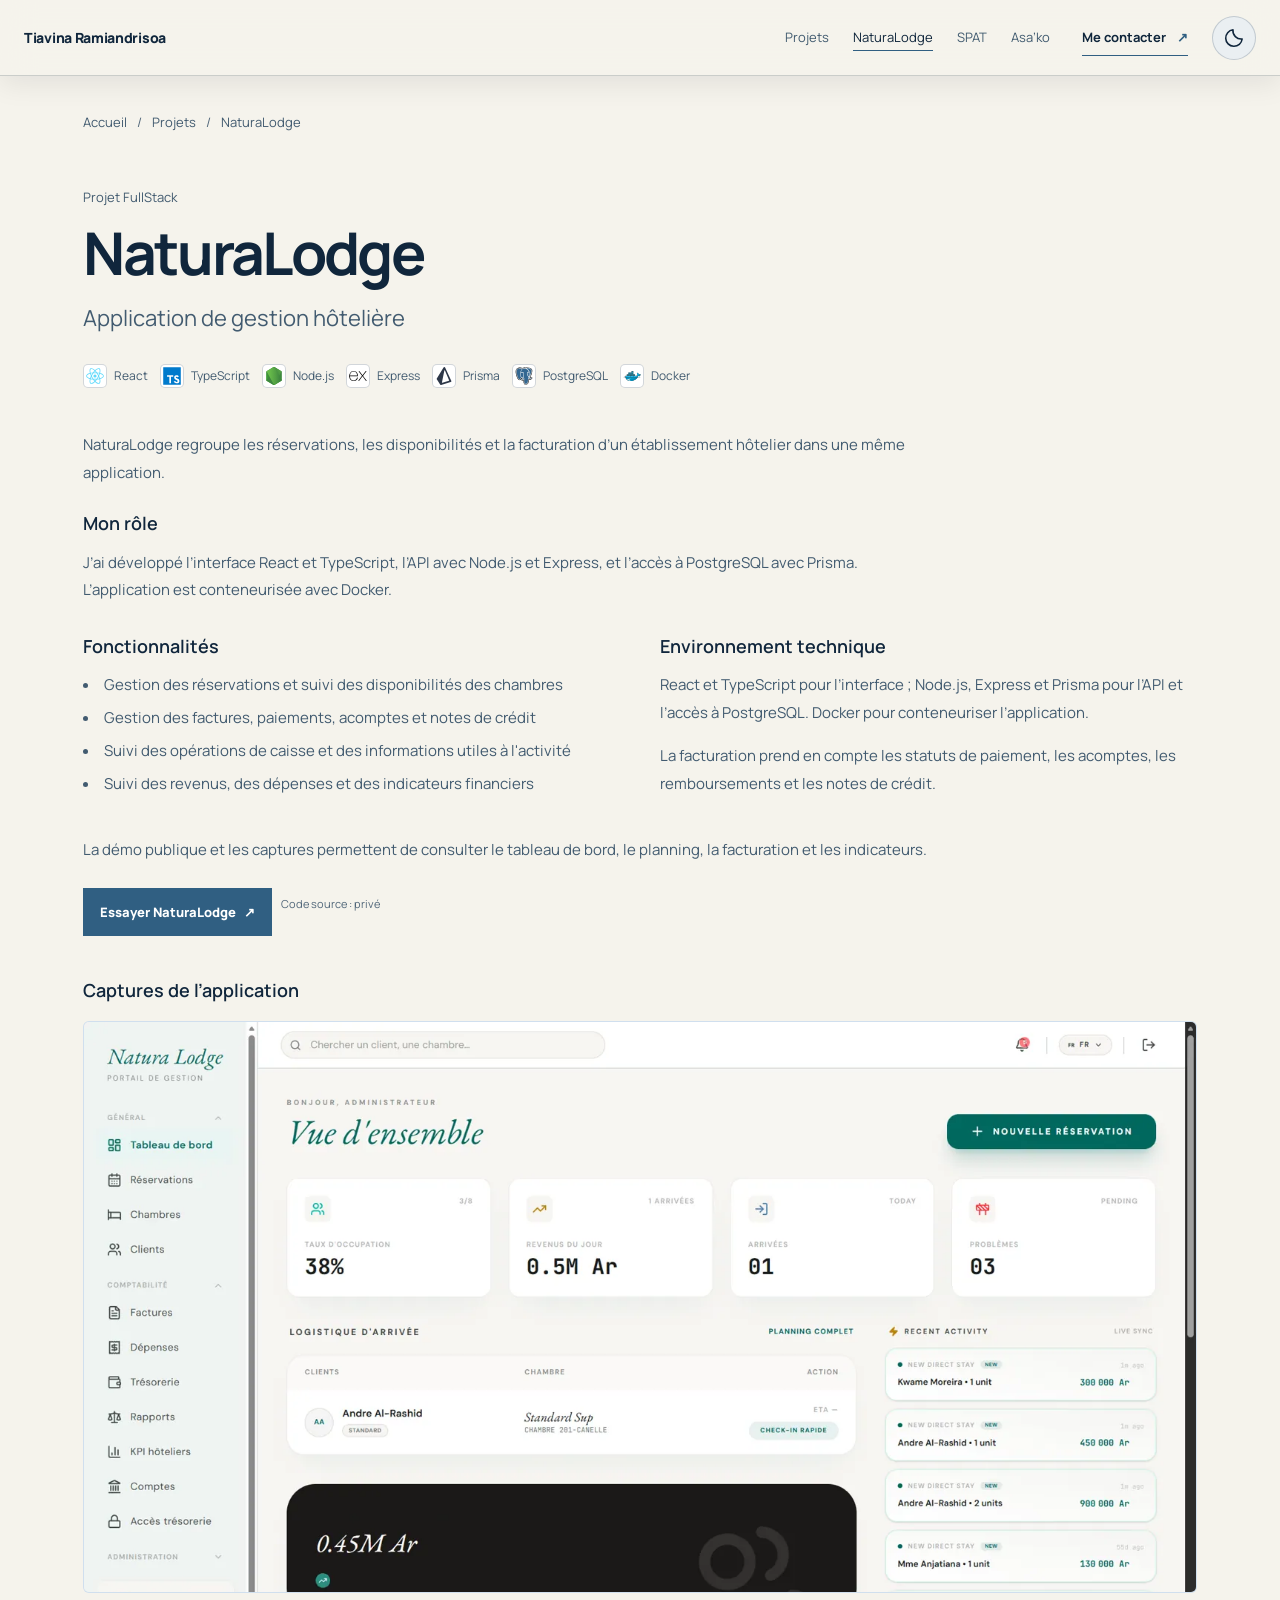
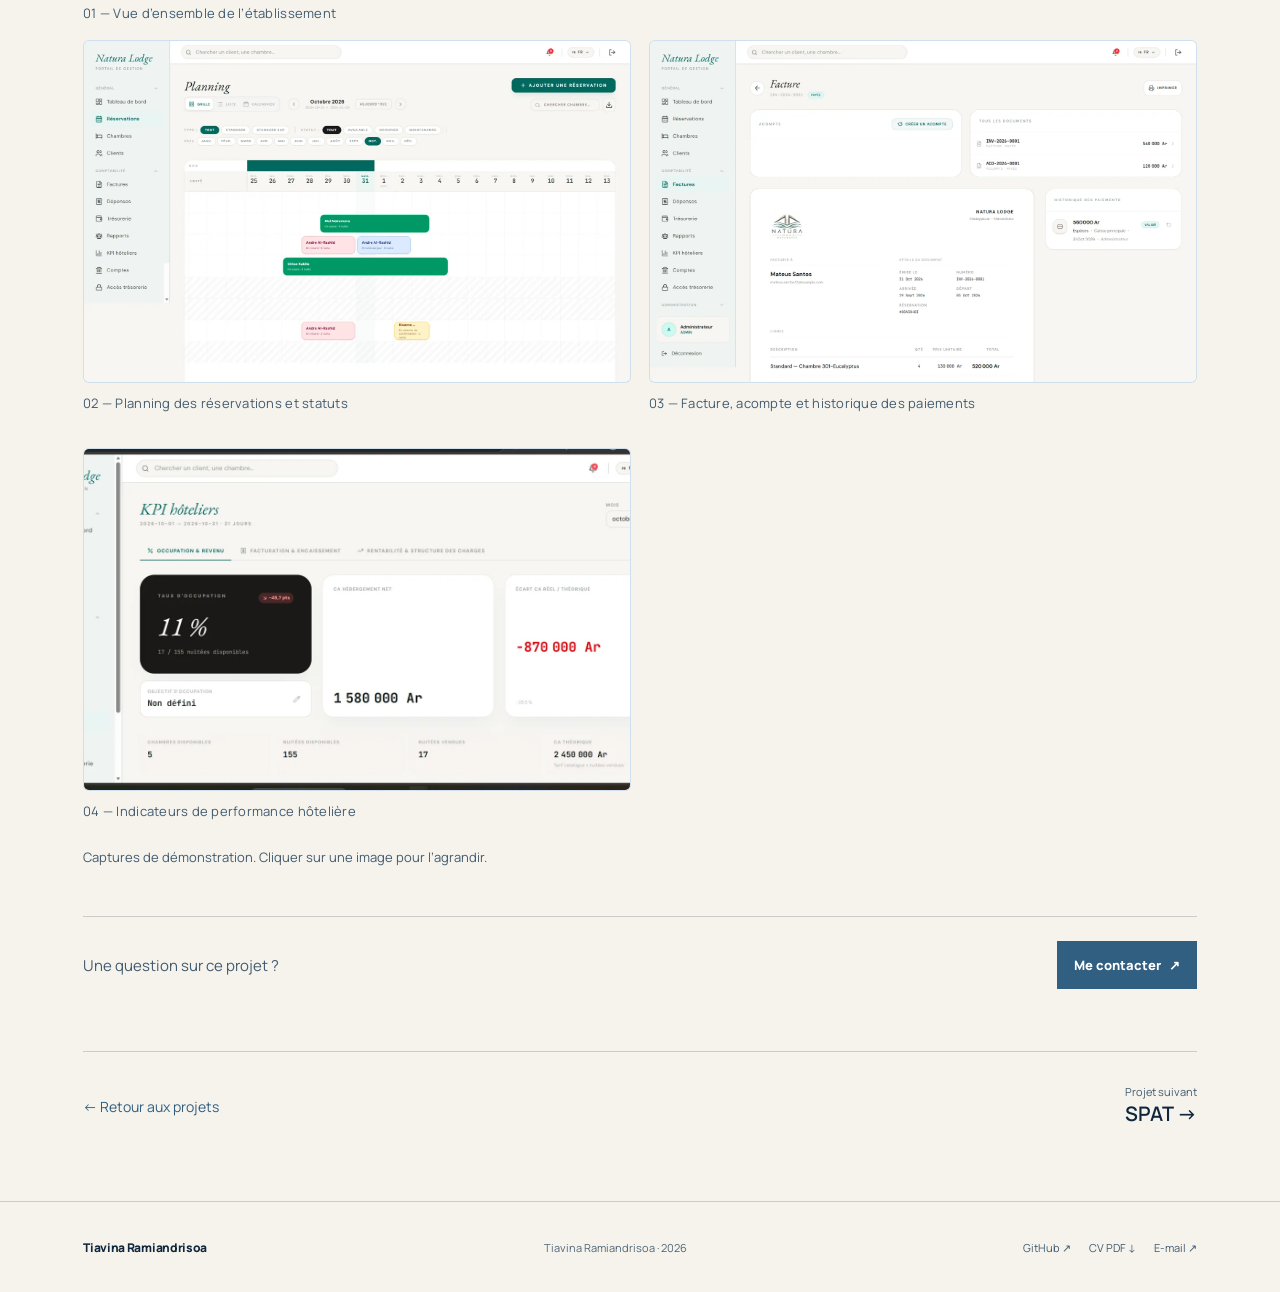
<file: naturalodge.html>
<!DOCTYPE html>
<html lang="fr">
<head>
  <meta charset="UTF-8">
  <link rel="icon" type="image/svg+xml" href="assets/favicon.svg">
  <meta name="viewport" content="width=device-width, initial-scale=1.0">
  <meta property="og:type" content="website">
  <meta property="og:locale" content="fr_FR">
  <meta name="theme-color" content="#07111F">
  <meta property="og:title" content="NaturaLodge — Application de gestion hôtelière">
  <meta property="og:description" content="Étude de cas NaturaLodge : application FullStack de gestion hôtelière avec React, TypeScript, Express, Prisma et PostgreSQL. Captures et démo publique.">
  <meta name="description" content="Étude de cas NaturaLodge : application FullStack de gestion hôtelière avec React, TypeScript, Express, Prisma et PostgreSQL. Captures et démo publique.">
  <title>NaturaLodge — Application de gestion hôtelière | Tiavina Ramiandrisoa</title>
  <link rel="preconnect" href="https://fonts.googleapis.com">
  <link rel="preconnect" href="https://fonts.gstatic.com" crossorigin>
  <link href="https://fonts.googleapis.com/css2?family=Manrope:wght@400;500;600;700;800&display=swap" rel="stylesheet">
  <script src="theme.js"></script>
  <link rel="stylesheet" href="style.css">
  <link rel="canonical" href="https://tiavinamalalaniaina.github.io/portfolio/naturalodge.html">
  <meta property="og:url" content="https://tiavinamalalaniaina.github.io/portfolio/naturalodge.html">
  <meta property="og:site_name" content="Tiavina Ramiandrisoa">
  <meta property="og:image" content="https://tiavinamalalaniaina.github.io/portfolio/assets/naturalodge-dashboard.webp">
  <meta property="og:image:type" content="image/webp">
  <meta property="og:image:width" content="1500">
  <meta property="og:image:height" content="844">
  <meta property="og:image:alt" content="Tableau de bord de NaturaLodge, application de gestion hôtelière">
  <meta name="twitter:card" content="summary_large_image">
  <meta name="twitter:title" content="NaturaLodge — Application de gestion hôtelière | Tiavina Ramiandrisoa">
  <meta name="twitter:description" content="Étude de cas NaturaLodge : application FullStack de gestion hôtelière avec React, TypeScript, Express, Prisma et PostgreSQL. Captures et démo publique.">
  <meta name="twitter:image" content="https://tiavinamalalaniaina.github.io/portfolio/assets/naturalodge-dashboard.webp">
  <meta name="twitter:image:alt" content="Tableau de bord de NaturaLodge, application de gestion hôtelière">
  <script type="application/ld+json">
{
  "@context": "https://schema.org",
  "@graph": [
    {
      "@type": "WebPage",
      "@id": "https://tiavinamalalaniaina.github.io/portfolio/naturalodge.html#page",
      "url": "https://tiavinamalalaniaina.github.io/portfolio/naturalodge.html",
      "name": "NaturaLodge — Application de gestion hôtelière | Tiavina Ramiandrisoa",
      "description": "Étude de cas NaturaLodge : application FullStack de gestion hôtelière avec React, TypeScript, Express, Prisma et PostgreSQL. Captures et démo publique.",
      "inLanguage": "fr",
      "about": {
        "@id": "https://tiavinamalalaniaina.github.io/portfolio/#tiavina"
      },
      "breadcrumb": {
        "@id": "https://tiavinamalalaniaina.github.io/portfolio/naturalodge.html#navigation"
      }
    },
    {
      "@type": "BreadcrumbList",
      "@id": "https://tiavinamalalaniaina.github.io/portfolio/naturalodge.html#navigation",
      "itemListElement": [
        {
          "@type": "ListItem",
          "position": 1,
          "name": "Accueil",
          "item": "https://tiavinamalalaniaina.github.io/portfolio/"
        },
        {
          "@type": "ListItem",
          "position": 2,
          "name": "NaturaLodge",
          "item": "https://tiavinamalalaniaina.github.io/portfolio/naturalodge.html"
        }
      ]
    }
  ]
}
  </script>
</head>
<body class="case-page">
  <a class="skip-link" href="#contenu">Aller au contenu</a>
  <div class="page-shell">
    <header class="site-header"><a class="brand" href="index.html#accueil" aria-label="Accueil">
        <span>Tiavina Ramiandrisoa</span>
      </a><div class="header-menu" id="header-menu"><nav class="nav-links" aria-label="Navigation principale"><a href="index.html#projets">Projets</a><a href="naturalodge.html" aria-current="page">NaturaLodge</a><a href="spat.html">SPAT</a><a href="asako.html">Asa’ko</a></nav><a class="header-contact" href="index.html#contact">Me contacter <span>↗</span></a></div><button class="theme-toggle" type="button" aria-label="Activer le mode clair" aria-pressed="false" title="Activer le mode clair" hidden><svg class="theme-icon theme-icon-sun" viewBox="0 0 24 24" fill="none" stroke="currentColor" stroke-width="1.7" stroke-linecap="round" aria-hidden="true"><circle cx="12" cy="12" r="4"/><path d="M12 2v2m0 16v2M2 12h2m16 0h2M4.93 4.93l1.42 1.42m11.3 11.3 1.42 1.42m0-14.14-1.42 1.42M6.35 17.65l-1.42 1.42"/></svg><svg class="theme-icon theme-icon-moon" viewBox="0 0 24 24" fill="none" stroke="currentColor" stroke-width="1.7" stroke-linecap="round" stroke-linejoin="round" aria-hidden="true"><path d="M20.9 13.1A9 9 0 0 1 10.9 3.1a9 9 0 1 0 10 10Z"/></svg></button><button class="menu-toggle" type="button" aria-label="Ouvrir le menu" aria-expanded="false" aria-controls="header-menu" hidden><svg class="menu-icon-open" viewBox="0 0 24 24" fill="none" stroke="currentColor" stroke-width="1.8" stroke-linecap="round" aria-hidden="true"><path d="M4 6h16M4 12h16M4 18h16"/></svg><svg class="menu-icon-close" viewBox="0 0 24 24" fill="none" stroke="currentColor" stroke-width="1.8" stroke-linecap="round" aria-hidden="true"><path d="m6 6 12 12M6 18 18 6"/></svg></button></header>
    <main id="contenu" tabindex="-1">
      <section class="section project-page" aria-label="Étude de cas NaturaLodge">
        <nav class="breadcrumbs" aria-label="Fil d’Ariane"><ol><li><a href="index.html">Accueil</a></li><li><a href="index.html#projets">Projets</a></li><li><span aria-current="page">NaturaLodge</span></li></ol></nav>
        <article class="case-study project-case" id="detail-naturalodge">
            <p class="project-kind">Projet FullStack</p>
            <h1>NaturaLodge</h1><p class="project-subtitle">Application de gestion hôtelière</p><div class="tags project-stack" aria-label="Technologies du projet"><span class="technology"><span class="tech-logo"><img src="assets/technologies/react.svg" alt="" aria-hidden="true" width="20" height="20" loading="lazy" decoding="async"></span><span>React</span></span><span class="technology"><span class="tech-logo"><img src="assets/technologies/typescript.svg" alt="" aria-hidden="true" width="20" height="20" loading="lazy" decoding="async"></span><span>TypeScript</span></span><span class="technology"><span class="tech-logo"><img src="assets/technologies/nodejs.svg" alt="" aria-hidden="true" width="20" height="20" loading="lazy" decoding="async"></span><span>Node.js</span></span><span class="technology"><span class="tech-logo"><img src="assets/technologies/express.svg" alt="" aria-hidden="true" width="20" height="20" loading="lazy" decoding="async"></span><span>Express</span></span><span class="technology"><span class="tech-logo"><img src="assets/technologies/prisma.svg" alt="" aria-hidden="true" width="20" height="20" loading="lazy" decoding="async"></span><span>Prisma</span></span><span class="technology"><span class="tech-logo"><img src="assets/technologies/postgresql.svg" alt="" aria-hidden="true" width="20" height="20" loading="lazy" decoding="async"></span><span>PostgreSQL</span></span><span class="technology"><span class="tech-logo"><img src="assets/technologies/docker.svg" alt="" aria-hidden="true" width="20" height="20" loading="lazy" decoding="async"></span><span>Docker</span></span></div>
            <p class="case-lead">NaturaLodge regroupe les réservations, les disponibilités et la facturation d’un établissement hôtelier dans une même application.</p><div class="case-role"><h2>Mon rôle</h2><p>J’ai développé l’interface React et TypeScript, l’API avec Node.js et Express, et l’accès à PostgreSQL avec Prisma. L’application est conteneurisée avec Docker.</p></div>
            <div class="case-columns">
              <div><h2>Fonctionnalités</h2><ul><li>Gestion des réservations et suivi des disponibilités des chambres</li><li>Gestion des factures, paiements, acomptes et notes de crédit</li><li>Suivi des opérations de caisse et des informations utiles à l'activité</li><li>Suivi des revenus, des dépenses et des indicateurs financiers</li></ul></div>
              <div><h2>Environnement technique</h2><p>React et TypeScript pour l’interface ; Node.js, Express et Prisma pour l’API et l’accès à PostgreSQL. Docker pour conteneuriser l’application.</p><p>La facturation prend en compte les statuts de paiement, les acomptes, les remboursements et les notes de crédit.</p></div>
            </div>
            <p class="case-summary">La démo publique et les captures permettent de consulter le tableau de bord, le planning, la facturation et les indicateurs.</p><div class="case-actions"><a class="button button-primary" href="https://naturalodge.onrender.com" target="_blank" rel="noopener noreferrer">Essayer NaturaLodge <span>↗</span></a><span class="demo-status">Code source : privé</span></div>
          <h2 class="gallery-heading">Captures de l’application</h2><div class="spat-gallery" aria-label="Captures d’écran de NaturaLodge">
<figure class="spat-gallery-feature"><a href="assets/naturalodge-dashboard.webp" target="_blank" rel="noopener"><img src="assets/naturalodge-dashboard.webp" alt="Vue d’ensemble de NaturaLodge avec taux d’occupation, revenus, arrivées et activités récentes" loading="lazy" width="1500" height="844" decoding="async"></a><figcaption>01 — Vue d’ensemble de l’établissement</figcaption></figure>
<div class="spat-gallery-grid"><figure><a href="assets/naturalodge-planning.webp" target="_blank" rel="noopener"><img src="assets/naturalodge-planning.webp" alt="Planning des réservations et statuts" loading="lazy" width="1500" height="1132" decoding="async"></a><figcaption>02 — Planning des réservations et statuts</figcaption></figure><figure><a href="assets/naturalodge-facturation.webp" target="_blank" rel="noopener"><img src="assets/naturalodge-facturation.webp" alt="Facture, acompte et historique des paiements" loading="lazy" width="1500" height="1458" decoding="async"></a><figcaption>03 — Facture, acompte et historique des paiements</figcaption></figure><figure><a href="assets/naturalodge-kpi.webp" target="_blank" rel="noopener"><img src="assets/naturalodge-kpi.webp" alt="Indicateurs de performance hôtelière" loading="lazy" width="1500" height="746" decoding="async"></a><figcaption>04 — Indicateurs de performance hôtelière</figcaption></figure></div><p class="spat-gallery-note">Captures de démonstration. Cliquer sur une image pour l’agrandir.</p></div>
          </article>
        <aside class="project-contact" aria-label="Discuter de ce projet"><div><p>Une question sur ce projet ?</p></div><a class="button button-primary" href="mailto:tiavinaramia@gmail.com">Me contacter <span>↗</span></a></aside>
        <nav class="project-pagination" aria-label="Navigation entre les projets"><a class="back-to-projects" href="index.html#projets">← Retour aux projets</a><a class="next-project" href="spat.html"><span>Projet suivant</span><strong>SPAT →</strong></a></nav>
      </section>
    </main>
    <footer class="site-footer">
      <a class="brand" href="index.html#accueil"><span>Tiavina Ramiandrisoa</span></a>
      <span>Tiavina Ramiandrisoa · 2026</span>
      <div class="footer-links"><a href="https://github.com/TiavinaMalalaniaina" target="_blank" rel="noreferrer">GitHub ↗</a><a href="cv-tiavina-ramiandrisoa.pdf" download>CV PDF ↓</a><a href="mailto:tiavinaramia@gmail.com">E-mail ↗</a></div>
    </footer>
  </div>
  <dialog class="lightbox" aria-labelledby="lightbox-title"><div class="lightbox-toolbar"><h2 id="lightbox-title">Capture du projet</h2><button type="button" class="lightbox-close" aria-label="Fermer la vue agrandie" autofocus>Fermer ×</button></div><figure><div class="lightbox-image"><img alt=""></div><figcaption aria-live="polite"></figcaption></figure><div class="lightbox-controls"><button type="button" data-direction="-1">← Précédente</button><p>Flèches pour naviguer · Échap pour fermer</p><button type="button" data-direction="1">Suivante →</button></div></dialog>
  <script src="script.js" defer></script>
</body>
</html>
</file>
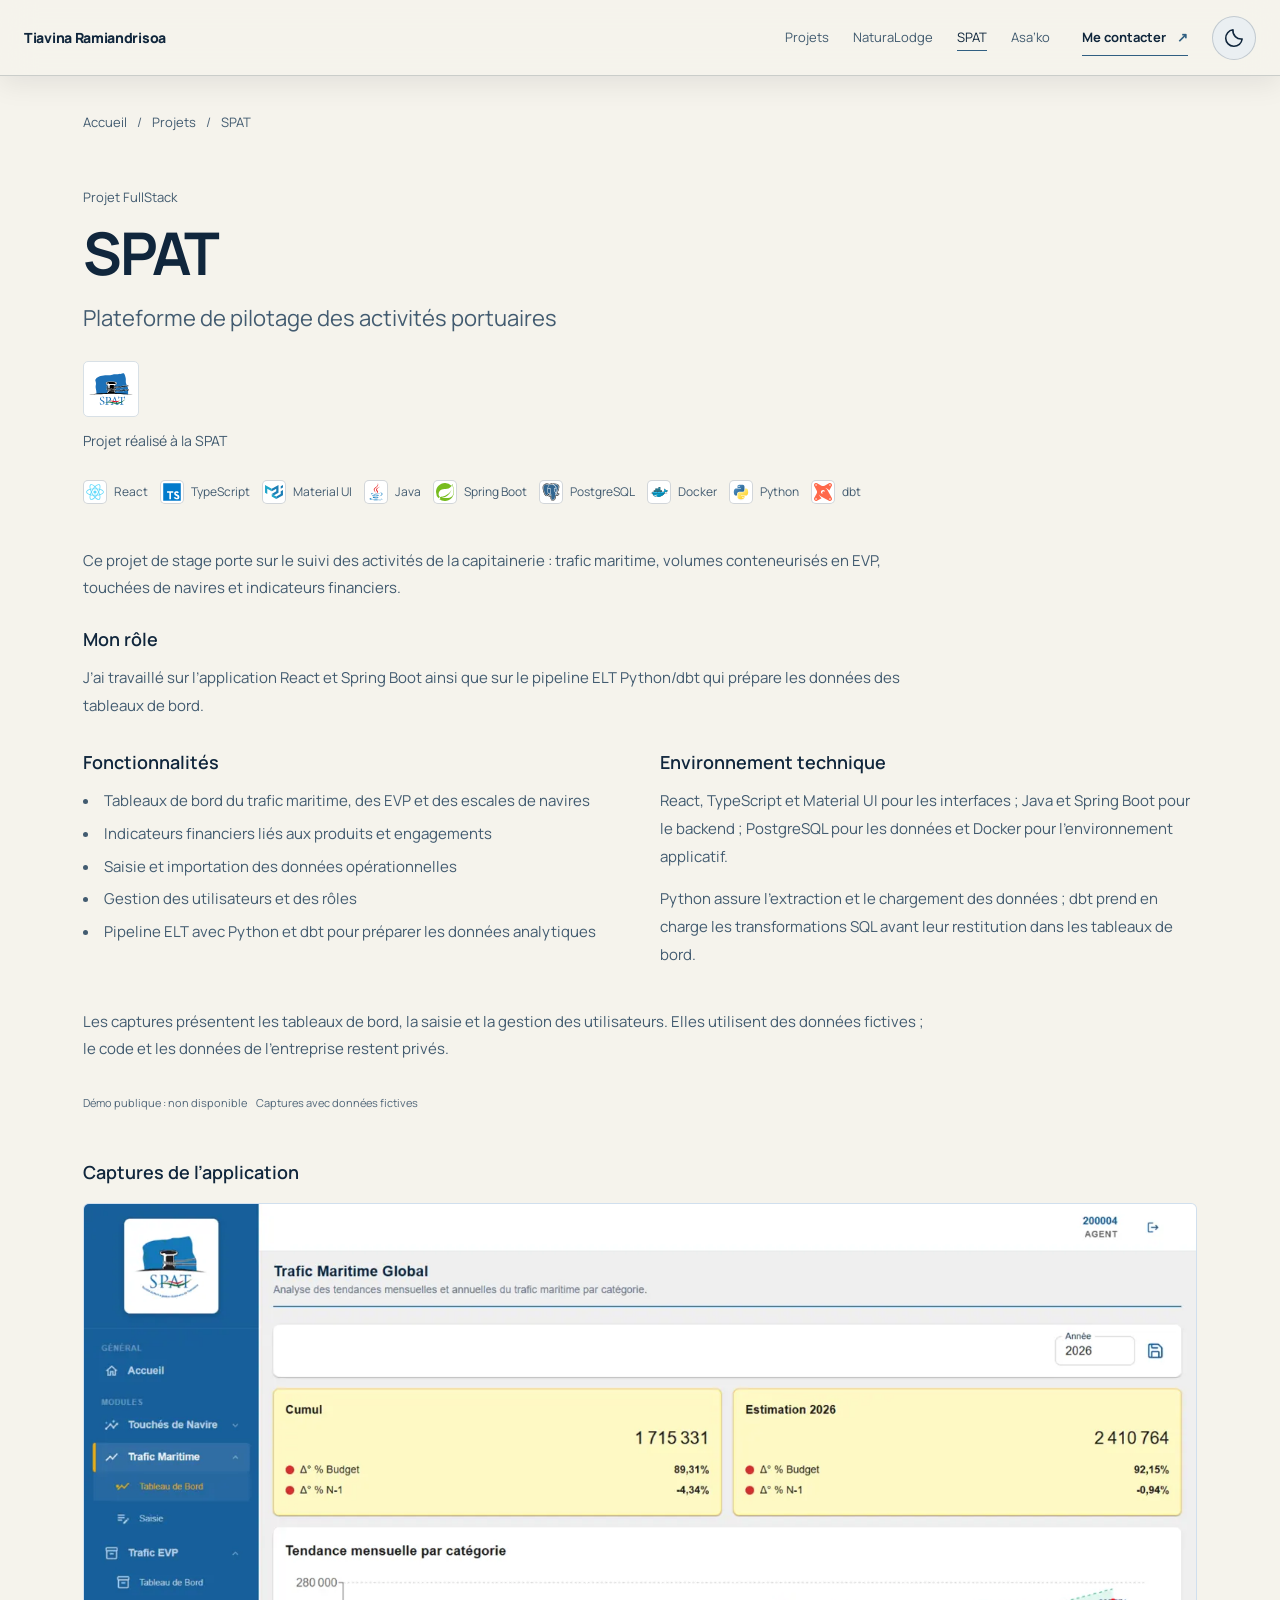
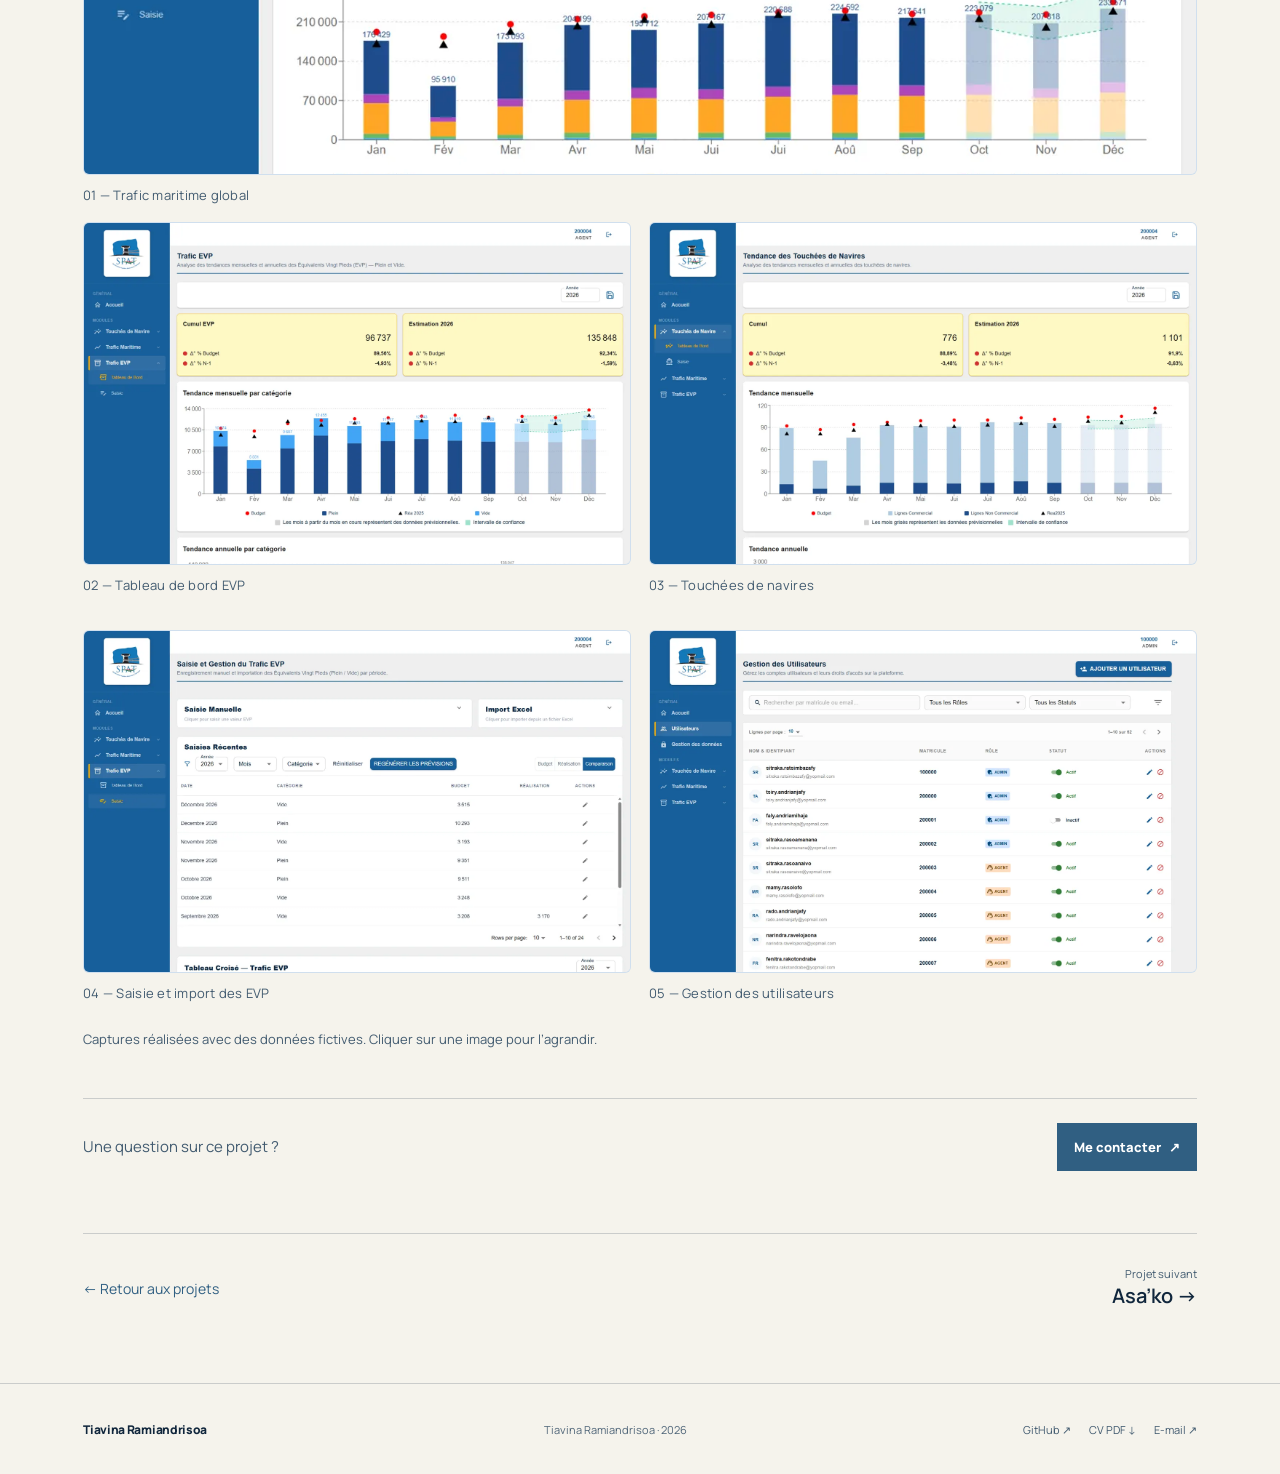
<file: spat.html>
<!DOCTYPE html>
<html lang="fr">
<head>
  <meta charset="UTF-8">
  <link rel="icon" type="image/svg+xml" href="assets/favicon.svg">
  <meta name="viewport" content="width=device-width, initial-scale=1.0">
  <meta property="og:type" content="website">
  <meta property="og:locale" content="fr_FR">
  <meta name="theme-color" content="#07111F">
  <meta property="og:title" content="SPAT — Plateforme de pilotage des activités portuaires">
  <meta property="og:description" content="Étude de cas SPAT : application React et Spring Boot, tableaux de bord portuaires et pipeline ELT Python/dbt. Captures avec données fictives.">
  <meta name="description" content="Étude de cas SPAT : application React et Spring Boot, tableaux de bord portuaires et pipeline ELT Python/dbt. Captures avec données fictives.">
  <title>SPAT — Plateforme de pilotage des activités portuaires | Tiavina Ramiandrisoa</title>
  <link rel="preconnect" href="https://fonts.googleapis.com">
  <link rel="preconnect" href="https://fonts.gstatic.com" crossorigin>
  <link href="https://fonts.googleapis.com/css2?family=Manrope:wght@400;500;600;700;800&display=swap" rel="stylesheet">
  <script src="theme.js"></script>
  <link rel="stylesheet" href="style.css">
  <link rel="canonical" href="https://tiavinamalalaniaina.github.io/portfolio/spat.html">
  <meta property="og:url" content="https://tiavinamalalaniaina.github.io/portfolio/spat.html">
  <meta property="og:site_name" content="Tiavina Ramiandrisoa">
  <meta property="og:image" content="https://tiavinamalalaniaina.github.io/portfolio/assets/spat-trafic-maritime.webp">
  <meta property="og:image:type" content="image/webp">
  <meta property="og:image:width" content="1500">
  <meta property="og:image:height" content="1687">
  <meta property="og:image:alt" content="Tableau de bord du trafic maritime SPAT, données fictives">
  <meta name="twitter:card" content="summary_large_image">
  <meta name="twitter:title" content="SPAT — Plateforme de pilotage des activités portuaires | Tiavina Ramiandrisoa">
  <meta name="twitter:description" content="Étude de cas SPAT : application React et Spring Boot, tableaux de bord portuaires et pipeline ELT Python/dbt. Captures avec données fictives.">
  <meta name="twitter:image" content="https://tiavinamalalaniaina.github.io/portfolio/assets/spat-trafic-maritime.webp">
  <meta name="twitter:image:alt" content="Tableau de bord du trafic maritime SPAT, données fictives">
  <script type="application/ld+json">
{
  "@context": "https://schema.org",
  "@graph": [
    {
      "@type": "WebPage",
      "@id": "https://tiavinamalalaniaina.github.io/portfolio/spat.html#page",
      "url": "https://tiavinamalalaniaina.github.io/portfolio/spat.html",
      "name": "SPAT — Plateforme de pilotage des activités portuaires | Tiavina Ramiandrisoa",
      "description": "Étude de cas SPAT : application React et Spring Boot, tableaux de bord portuaires et pipeline ELT Python/dbt. Captures avec données fictives.",
      "inLanguage": "fr",
      "about": {
        "@id": "https://tiavinamalalaniaina.github.io/portfolio/#tiavina"
      },
      "breadcrumb": {
        "@id": "https://tiavinamalalaniaina.github.io/portfolio/spat.html#navigation"
      }
    },
    {
      "@type": "BreadcrumbList",
      "@id": "https://tiavinamalalaniaina.github.io/portfolio/spat.html#navigation",
      "itemListElement": [
        {
          "@type": "ListItem",
          "position": 1,
          "name": "Accueil",
          "item": "https://tiavinamalalaniaina.github.io/portfolio/"
        },
        {
          "@type": "ListItem",
          "position": 2,
          "name": "SPAT",
          "item": "https://tiavinamalalaniaina.github.io/portfolio/spat.html"
        }
      ]
    }
  ]
}
  </script>
</head>
<body class="case-page">
  <a class="skip-link" href="#contenu">Aller au contenu</a>
  <div class="page-shell">
    <header class="site-header"><a class="brand" href="index.html#accueil" aria-label="Accueil">
        <span>Tiavina Ramiandrisoa</span>
      </a><div class="header-menu" id="header-menu"><nav class="nav-links" aria-label="Navigation principale"><a href="index.html#projets">Projets</a><a href="naturalodge.html">NaturaLodge</a><a href="spat.html" aria-current="page">SPAT</a><a href="asako.html">Asa’ko</a></nav><a class="header-contact" href="index.html#contact">Me contacter <span>↗</span></a></div><button class="theme-toggle" type="button" aria-label="Activer le mode clair" aria-pressed="false" title="Activer le mode clair" hidden><svg class="theme-icon theme-icon-sun" viewBox="0 0 24 24" fill="none" stroke="currentColor" stroke-width="1.7" stroke-linecap="round" aria-hidden="true"><circle cx="12" cy="12" r="4"/><path d="M12 2v2m0 16v2M2 12h2m16 0h2M4.93 4.93l1.42 1.42m11.3 11.3 1.42 1.42m0-14.14-1.42 1.42M6.35 17.65l-1.42 1.42"/></svg><svg class="theme-icon theme-icon-moon" viewBox="0 0 24 24" fill="none" stroke="currentColor" stroke-width="1.7" stroke-linecap="round" stroke-linejoin="round" aria-hidden="true"><path d="M20.9 13.1A9 9 0 0 1 10.9 3.1a9 9 0 1 0 10 10Z"/></svg></button><button class="menu-toggle" type="button" aria-label="Ouvrir le menu" aria-expanded="false" aria-controls="header-menu" hidden><svg class="menu-icon-open" viewBox="0 0 24 24" fill="none" stroke="currentColor" stroke-width="1.8" stroke-linecap="round" aria-hidden="true"><path d="M4 6h16M4 12h16M4 18h16"/></svg><svg class="menu-icon-close" viewBox="0 0 24 24" fill="none" stroke="currentColor" stroke-width="1.8" stroke-linecap="round" aria-hidden="true"><path d="m6 6 12 12M6 18 18 6"/></svg></button></header>
    <main id="contenu" tabindex="-1">
      <section class="section project-page" aria-label="Étude de cas SPAT">
        <nav class="breadcrumbs" aria-label="Fil d’Ariane"><ol><li><a href="index.html">Accueil</a></li><li><a href="index.html#projets">Projets</a></li><li><span aria-current="page">SPAT</span></li></ol></nav>
        <article class="case-study project-case" id="detail-spat">
            <p class="project-kind">Projet FullStack</p>
            <h1>SPAT</h1><p class="project-subtitle">Plateforme de pilotage des activités portuaires</p><div class="project-entity"><a class="entity-link" href="https://www.toamasina-port.com/" target="_blank" rel="noopener noreferrer"><span class="entity-logo entity-logo-spat"><img src="assets/entities/spat.svg" alt="" width="50" height="50" loading="lazy" decoding="async"></span><span>Projet réalisé à la SPAT</span></a></div><div class="tags project-stack" aria-label="Technologies du projet"><span class="technology"><span class="tech-logo"><img src="assets/technologies/react.svg" alt="" aria-hidden="true" width="20" height="20" loading="lazy" decoding="async"></span><span>React</span></span><span class="technology"><span class="tech-logo"><img src="assets/technologies/typescript.svg" alt="" aria-hidden="true" width="20" height="20" loading="lazy" decoding="async"></span><span>TypeScript</span></span><span class="technology"><span class="tech-logo"><img src="assets/technologies/materialui.svg" alt="" aria-hidden="true" width="20" height="20" loading="lazy" decoding="async"></span><span>Material UI</span></span><span class="technology"><span class="tech-logo"><img src="assets/technologies/java.svg" alt="" aria-hidden="true" width="20" height="20" loading="lazy" decoding="async"></span><span>Java</span></span><span class="technology"><span class="tech-logo"><img src="assets/technologies/spring.svg" alt="" aria-hidden="true" width="20" height="20" loading="lazy" decoding="async"></span><span>Spring Boot</span></span><span class="technology"><span class="tech-logo"><img src="assets/technologies/postgresql.svg" alt="" aria-hidden="true" width="20" height="20" loading="lazy" decoding="async"></span><span>PostgreSQL</span></span><span class="technology"><span class="tech-logo"><img src="assets/technologies/docker.svg" alt="" aria-hidden="true" width="20" height="20" loading="lazy" decoding="async"></span><span>Docker</span></span><span class="technology"><span class="tech-logo"><img src="assets/technologies/python.svg" alt="" aria-hidden="true" width="20" height="20" loading="lazy" decoding="async"></span><span>Python</span></span><span class="technology"><span class="tech-logo"><img src="assets/technologies/dbt.svg" alt="" aria-hidden="true" width="20" height="20" loading="lazy" decoding="async"></span><span>dbt</span></span></div>
            <p class="case-lead">Ce projet de stage porte sur le suivi des activités de la capitainerie : trafic maritime, volumes conteneurisés en EVP, touchées de navires et indicateurs financiers.</p><div class="case-role"><h2>Mon rôle</h2><p>J’ai travaillé sur l’application React et Spring Boot ainsi que sur le pipeline ELT Python/dbt qui prépare les données des tableaux de bord.</p></div>
            <div class="case-columns">
              <div><h2>Fonctionnalités</h2><ul><li>Tableaux de bord du trafic maritime, des EVP et des escales de navires</li><li>Indicateurs financiers liés aux produits et engagements</li><li>Saisie et importation des données opérationnelles</li><li>Gestion des utilisateurs et des rôles</li><li>Pipeline ELT avec Python et dbt pour préparer les données analytiques</li></ul></div>
              <div><h2>Environnement technique</h2><p>React, TypeScript et Material UI pour les interfaces ; Java et Spring Boot pour le backend ; PostgreSQL pour les données et Docker pour l’environnement applicatif.</p><p>Python assure l’extraction et le chargement des données ; dbt prend en charge les transformations SQL avant leur restitution dans les tableaux de bord.</p></div>
            </div>
            <p class="case-summary">Les captures présentent les tableaux de bord, la saisie et la gestion des utilisateurs. Elles utilisent des données fictives ; le code et les données de l’entreprise restent privés.</p><div class="case-actions"><span class="demo-status">Démo publique : non disponible</span><span class="demo-status">Captures avec données fictives</span></div>
          <h2 class="gallery-heading">Captures de l’application</h2><div class="spat-gallery" aria-label="Captures d'écran du projet SPAT">
  <figure class="spat-gallery-feature"><a href="assets/spat-trafic-maritime.webp" target="_blank" rel="noopener"><img src="assets/spat-trafic-maritime.webp" alt="Tableau de bord du trafic maritime : tendances, budget et prévisions" loading="lazy" width="1500" height="1687" decoding="async"></a><figcaption>01 — Trafic maritime global</figcaption></figure>
  <div class="spat-gallery-grid"><figure><a href="assets/spat-trafic-evp.webp" target="_blank" rel="noopener"><img src="assets/spat-trafic-evp.webp" alt="Tableau de bord EVP" loading="lazy" width="1500" height="1687" decoding="async"></a><figcaption>02 — Tableau de bord EVP</figcaption></figure><figure><a href="assets/spat-touchees.webp" target="_blank" rel="noopener"><img src="assets/spat-touchees.webp" alt="Touchées de navires" loading="lazy" width="1500" height="1687" decoding="async"></a><figcaption>03 — Touchées de navires</figcaption></figure><figure><a href="assets/spat-saisie-evp.webp" target="_blank" rel="noopener"><img src="assets/spat-saisie-evp.webp" alt="Saisie et import des EVP" loading="lazy" width="1500" height="1184" decoding="async"></a><figcaption>04 — Saisie et import des EVP</figcaption></figure><figure><a href="assets/spat-utilisateurs.webp" target="_blank" rel="noopener"><img src="assets/spat-utilisateurs.webp" alt="Gestion des utilisateurs" loading="lazy" width="1500" height="1085" decoding="async"></a><figcaption>05 — Gestion des utilisateurs</figcaption></figure></div><p class="spat-gallery-note">Captures réalisées avec des données fictives. Cliquer sur une image pour l’agrandir.</p></div></article>
        <aside class="project-contact" aria-label="Discuter de ce projet"><div><p>Une question sur ce projet ?</p></div><a class="button button-primary" href="mailto:tiavinaramia@gmail.com">Me contacter <span>↗</span></a></aside>
        <nav class="project-pagination" aria-label="Navigation entre les projets"><a class="back-to-projects" href="index.html#projets">← Retour aux projets</a><a class="next-project" href="asako.html"><span>Projet suivant</span><strong>Asa’ko →</strong></a></nav>
      </section>
    </main>
    <footer class="site-footer">
      <a class="brand" href="index.html#accueil"><span>Tiavina Ramiandrisoa</span></a>
      <span>Tiavina Ramiandrisoa · 2026</span>
      <div class="footer-links"><a href="https://github.com/TiavinaMalalaniaina" target="_blank" rel="noreferrer">GitHub ↗</a><a href="cv-tiavina-ramiandrisoa.pdf" download>CV PDF ↓</a><a href="mailto:tiavinaramia@gmail.com">E-mail ↗</a></div>
    </footer>
  </div>
  <dialog class="lightbox" aria-labelledby="lightbox-title"><div class="lightbox-toolbar"><h2 id="lightbox-title">Capture du projet</h2><button type="button" class="lightbox-close" aria-label="Fermer la vue agrandie" autofocus>Fermer ×</button></div><figure><div class="lightbox-image"><img alt=""></div><figcaption aria-live="polite"></figcaption></figure><div class="lightbox-controls"><button type="button" data-direction="-1">← Précédente</button><p>Flèches pour naviguer · Échap pour fermer</p><button type="button" data-direction="1">Suivante →</button></div></dialog>
  <script src="script.js" defer></script>
</body>
</html>
</file>
<file: style.css>
:root {
  color-scheme: dark;
  --bg: #07111F;
  --surface: #0D1B2D;
  --surface-2: #10243A;
  --surface-3: #163553;
  --text: #F5F3EC;
  --muted: #A6B7CC;
  --subtle: #A0B1C5;
  --line: rgba(207, 225, 246, .14);
  --accent: #A2C4DE;
  --accent-soft: rgba(101, 183, 255, .12);
  --serif: "Manrope", sans-serif;
  --sans: "Manrope", sans-serif;
  --mono: "Manrope", sans-serif;
  --page: 1320px;
}
* { box-sizing: border-box; }
html { scroll-behavior: smooth; scroll-padding-top: var(--header-offset, 120px); }
body { margin: 0; background: var(--bg); color: var(--text); font-family: var(--sans); line-height: 1.7; -webkit-font-smoothing: antialiased; }
::selection { color: var(--bg); background: var(--accent); }
a { color: inherit; text-decoration: none; }
button, a { -webkit-tap-highlight-color: transparent; }
a:focus-visible { outline: 2px solid var(--accent); outline-offset: 4px; }
.page-shell { max-width: 1600px; margin: 0 auto; overflow: clip; }
.site-header { min-height: 82px; padding: 0 max(6.5%, calc((100% - var(--page)) / 2)); display: flex; align-items: center; justify-content: space-between; gap: 28px; border-bottom: 1px solid var(--line); }
.brand { display: inline-flex; align-items: center; gap: 12px; white-space: nowrap; font-size: 12px; font-weight: 800; letter-spacing: -.3px; }
.brand-mark { display: grid; place-items: center; width: 34px; height: 34px; border: 1px solid rgba(101,183,255,.5); color: var(--accent); font: 11px var(--mono); letter-spacing: -1px; }
.nav-links { display: flex; align-items: center; gap: clamp(18px, 2.6vw, 38px); color: var(--muted); font-size: 11px; }
.nav-links a, .footer-links a { transition: color .2s ease; }
.nav-links a:hover, .footer-links a:hover { color: var(--accent); }
.header-contact { border-bottom: 1px solid var(--accent); padding: 7px 0; color: var(--text); font-size: 11px; font-weight: 700; white-space: nowrap; }
.header-contact span, .button span { color: var(--accent); margin-left: 8px; }
.hero { max-width: var(--page); margin: 0 auto; padding: clamp(32px, 4vw, 56px) 6.5% clamp(48px, 5vw, 72px); display: grid; grid-template-columns: 1.08fr .92fr; align-items: center; gap: 6%; min-height: 0; }
.hero-copy { position: relative; z-index: 2; }
.availability { display: inline-flex; align-items: center; gap: 10px; padding: 7px 0; color: var(--muted); font: 10px var(--mono); letter-spacing: .2px; margin-bottom: 30px; }
.status-dot, .live-dot { width: 6px; height: 6px; background: var(--accent); border-radius: 50%; box-shadow: 0 0 0 4px var(--accent-soft); }
.eyebrow { display: flex; align-items: center; gap: 12px; font: 9px var(--mono); letter-spacing: 2px; text-transform: uppercase; color: var(--accent); margin: 0 0 22px; }
.eyebrow::before { content: ""; width: 27px; height: 1px; background: var(--accent); opacity: .8; }
h1, h2, h3, p { margin-top: 0; }
h1 { max-width: 690px; font: 400 clamp(58px, 7.1vw, 100px)/.98 var(--serif); letter-spacing: -2px; margin: 0 0 29px; }
h1 span, h2 span { color: var(--accent); font-style: italic; }
.hero-description { max-width: 520px; font-size: 13px; line-height: 2; color: var(--muted); }
.hero-description strong { color: var(--text); font-weight: 700; }
.hero-actions { display: flex; flex-wrap: wrap; gap: 11px 22px; margin-top: 32px; align-items: center; }
.button { display: inline-flex; align-items: center; justify-content: center; min-height: 45px; padding: 11px 16px; border: 1px solid var(--line); font-size: 10px; font-weight: 800; transition: background .2s ease, border-color .2s ease, transform .2s ease; }
.button:hover { transform: translateY(-2px); border-color: var(--accent); }
.button-primary { color: #061321; background: var(--accent); border-color: var(--accent); }
.button-primary:hover { background: #8BCBFF; }
.button-primary span { color: #061321; }
.button-secondary { color: var(--text); background: transparent; }
.hero-meta { display: flex; gap: 25px; margin-top: 38px; color: var(--subtle); font: 9px var(--mono); }
.meta-icon { color: var(--accent); margin-right: 7px; }
.hero-visual { position: relative; min-height: 390px; display: flex; align-items: center; justify-content: center; isolation: isolate; }
.hero-visual::before { content: ""; position: absolute; width: 82%; aspect-ratio: 1; border: 1px solid rgba(101,183,255,.13); border-radius: 50%; z-index: -1; }
.hero-visual::after { content: ""; position: absolute; width: 64%; aspect-ratio: 1; border: 1px solid rgba(101,183,255,.1); border-radius: 50%; z-index: -1; }
.portrait-card { position: absolute; z-index: 4; top: -16px; right: 0; width: 142px; margin: 0; padding: 7px 7px 10px; border: 1px solid rgba(101,183,255,.35); background: var(--surface); box-shadow: 0 18px 50px rgba(0,0,0,.28); transform: rotate(3deg); }
.portrait-card img { display: block; width: 100%; aspect-ratio: 1; object-fit: cover; object-position: center 42%; filter: saturate(.82); }
.portrait-card figcaption { display: grid; gap: 2px; padding: 8px 3px 0; }
.portrait-card figcaption strong { color: var(--text); font-size: 9px; white-space: nowrap; }
.portrait-card figcaption span { color: var(--muted); font: 8px var(--mono); }
.stack-strip { max-width: 1600px; margin: 0 auto; display: flex; align-items: center; justify-content: space-between; flex-wrap: wrap; gap: 20px 28px; padding: 24px 9%; background: var(--surface); border-top: 1px solid var(--line); border-bottom: 1px solid var(--line); }
.strip-label { color: var(--subtle); font: 8px var(--mono); letter-spacing: 1.8px; }
.stack-item { display: inline-flex; align-items: center; gap: 9px; color: #C9D8E9; font-size: 10px; font-weight: 700; }
.stack-item b { display: grid; place-items: center; width: 24px; height: 24px; border: 1px solid rgba(101,183,255,.24); color: var(--accent); background: var(--accent-soft); font: 9px var(--mono); }
.section { max-width: var(--page); margin: 0 auto; padding: clamp(78px, 9vw, 118px) 6.5%; }
.section-heading { display: flex; align-items: end; justify-content: space-between; gap: 35px; margin-bottom: 46px; }
h2 { font: 400 clamp(42px, 5.2vw, 68px)/1.02 var(--serif); letter-spacing: -.8px; margin-bottom: 0; }
.section-intro { max-width: 340px; color: var(--muted); font-size: 11px; line-height: 2; margin-bottom: 5px; }
.projects-grid { display: grid; grid-template-columns: 1fr 1fr; gap: 20px; }
.project-card { background: var(--surface); border: 1px solid var(--line); overflow: hidden; transition: border-color .25s ease, transform .25s ease; }
.project-card:hover { border-color: rgba(101,183,255,.55); transform: translateY(-3px); }
.project-featured { grid-column: span 2; display: grid; grid-template-columns: 1.04fr .96fr; }
.project-art { min-height: 270px; position: relative; display: grid; place-items: center; overflow: hidden; }
.art-label { font: 11px var(--mono); letter-spacing: 1px; color: var(--muted); }
.project-info { padding: clamp(22px, 3vw, 36px); display: flex; flex-direction: column; justify-content: center; }
.project-title-row { display: flex; align-items: baseline; justify-content: space-between; gap: 15px; }
.project-title-row h3 { font: 400 29px/1.1 var(--serif); letter-spacing: -.3px; margin-bottom: 13px; }
.project-number { color: var(--accent); font: 9px var(--mono); }
.project-info > p { color: var(--muted); font-size: 11px; line-height: 1.9; max-width: 480px; margin-bottom: 19px; }
.tags { display: flex; flex-wrap: wrap; gap: 7px; }.tags span { padding: 5px 8px; border: 1px solid var(--line); color: #B8CBE0; font: 8px var(--mono); }
.project-footer { display: flex; align-items: center; justify-content: space-between; gap: 12px; margin-top: 23px; padding-top: 15px; border-top: 1px solid var(--line); }
.private-note { font: 8px var(--mono); color: var(--subtle); }.private-note span { color: var(--accent); margin-right: 5px; font-size: 7px; }.text-link { color: var(--accent); font-size: 9px; font-weight: 700; }.text-link:hover { text-decoration: underline; text-underline-offset: 4px; }
.privacy-note { color: var(--subtle); font-size: 9px; line-height: 1.8; margin-top: 19px; }
.case-studies-section { padding-top: 40px; }
.case-studies { border-top: 1px solid var(--line); }
.case-study { padding: 34px 0 38px; border-bottom: 1px solid var(--line); scroll-margin-top: 100px; }
.case-index { color: var(--accent); font: 8px var(--mono); letter-spacing: 1.5px; margin-bottom: 13px; }
.case-study h3 { font: 400 clamp(27px, 3vw, 38px)/1.1 var(--serif); margin-bottom: 10px; }
.case-lead { color: var(--muted); font-size: 11px; max-width: 650px; margin-bottom: 25px; }
.case-columns { display: grid; grid-template-columns: 1fr 1fr; gap: 40px; max-width: 900px; }
.case-columns h4 { color: var(--text); font: 8px var(--mono); letter-spacing: 1.2px; text-transform: uppercase; margin: 0 0 12px; }
.case-columns p, .case-columns li { color: var(--muted); font-size: 10px; line-height: 1.9; }
.case-columns ul { margin: 0; padding-left: 17px; }.case-columns li { padding-left: 4px; margin-bottom: 5px; }
.case-actions { display: flex; flex-wrap: wrap; gap: 9px; margin-top: 20px; }
.demo-status { border: 1px solid var(--line); padding: 5px 8px; color: var(--subtle); font: 8px var(--mono); }
.skills-section { max-width: none; background: var(--surface); border-top: 1px solid var(--line); border-bottom: 1px solid var(--line); }
.skills-section > * { max-width: calc(var(--page) * .87); margin-left: auto; margin-right: auto; }
.skills-grid { display: grid; grid-template-columns: repeat(4,1fr); border-top: 1px solid var(--line); border-bottom: 1px solid var(--line); }
.skill-block { padding: 26px 22px 28px; border-right: 1px solid var(--line); }.skill-block:first-child { padding-left: 0; }.skill-block:last-child { border-right: 0; }
.skill-icon { display: grid; place-items: center; width: 35px; height: 35px; border: 1px solid rgba(101,183,255,.3); color: var(--accent); font: 12px var(--mono); margin-bottom: 19px; }
.skill-block h3 { font-size: 12px; margin-bottom: 10px; }.skill-block p { color: var(--muted); font-size: 9px; line-height: 2.1; margin-bottom: 0; }
.timeline { margin-top: 35px; border-top: 1px solid var(--line); }.timeline-item { display: grid; grid-template-columns: 180px 1fr; gap: 35px; padding: 26px 0; border-bottom: 1px solid var(--line); }
.timeline-date { color: var(--accent); font: 8px var(--mono); letter-spacing: 1px; padding-top: 5px; }.timeline-content h3 { font: 400 23px/1.2 var(--serif); margin-bottom: 5px; }.timeline-company { color: #C4D4E5; font-size: 10px; margin-bottom: 8px; }.timeline-content > p:last-child { color: var(--muted); font-size: 10px; max-width: 680px; margin-bottom: 0; line-height: 1.9; }
.contact-section { position: relative; text-align: center; padding: clamp(85px, 10vw, 130px) 20px; border-top: 1px solid var(--line); overflow: hidden; }
.contact-glow { position: absolute; width: 450px; height: 280px; background: rgba(101,183,255,.09); filter: blur(85px); border-radius: 50%; top: 5px; left: calc(50% - 225px); pointer-events: none; }
.contact-section > *:not(.contact-glow) { position: relative; }.contact-section .eyebrow { justify-content: center; }.contact-section h2 { font: 400 clamp(48px, 6vw, 76px)/1 var(--serif); margin-bottom: 20px; }.contact-section > p:not(.eyebrow) { max-width: 470px; margin: 0 auto 27px; color: var(--muted); font-size: 11px; line-height: 2; }
.site-footer { display: flex; justify-content: space-between; align-items: center; gap: 20px; border-top: 1px solid var(--line); padding: 23px 6.5%; color: var(--subtle); font: 8px var(--mono); }
.site-footer .brand { color: var(--text); font: 800 10px var(--sans); }.site-footer .brand-mark { width: 29px; height: 29px; font-size: 9px; }
.footer-links { display: flex; flex-wrap: wrap; gap: 18px; color: var(--muted); }
@media (max-width: 980px) {
  .site-header { padding-left: 5%; padding-right: 5%; gap: 18px; }.nav-links { gap: 16px; }.hero { padding-left: 5%; padding-right: 5%; gap: 3%; }.hero-visual { transform: scale(.94); }.section { padding-left: 5%; padding-right: 5%; }.stack-strip { padding-left: 5%; padding-right: 5%; }.skills-section > * { max-width: 90%; }
}
@media (max-width: 760px) {
  .site-header { min-height: 76px; flex-wrap: wrap; padding-top: 13px; padding-bottom: 12px; row-gap: 10px; }.nav-links { order: 3; width: 100%; justify-content: space-between; gap: 10px; font-size: 9px; overflow-x: auto; padding: 2px 0 4px; }.header-contact { margin-left: auto; font-size: 10px; }
  .hero { grid-template-columns: 1fr; padding-top: 32px; padding-bottom: 48px; gap: 18px; }.hero-copy { max-width: 650px; }.hero-visual { min-height: 340px; margin: 8px auto 0; width: min(100%, 520px); transform: none; }.portrait-card { width: 120px; right: 3px; top: -8px; }.code-window, .visual-top { width: 94%; }.code-window { padding: 49px 14px 23px; }.code-window p { font-size: 8px; }.visual-top { padding: 0 14px; }.visual-badge { right: 0; bottom: 0; }.stack-strip { justify-content: flex-start; gap: 15px 22px; }.strip-label { width: 100%; }.section { padding-top: 76px; padding-bottom: 76px; }.section-heading { display: block; margin-bottom: 32px; }.section-intro { margin-top: 18px; }.project-featured { grid-template-columns: 1fr 1fr; }.project-art { min-height: 230px; }.project-info { padding: 21px; }.project-title-row h3 { font-size: 25px; }.case-columns { gap: 24px; }.skills-section > * { max-width: 90%; }.skills-grid { grid-template-columns: 1fr 1fr; }.skill-block { padding: 22px 16px; border-bottom: 1px solid var(--line); }.skill-block:first-child { padding-left: 16px; }.skill-block:nth-child(2) { border-right: 0; }.skill-block:nth-child(3), .skill-block:nth-child(4) { border-bottom: 0; }.timeline-item { grid-template-columns: 135px 1fr; gap: 20px; }
}
@media (max-width: 560px) {
  .brand { font-size: 10px; }.brand-mark { width: 30px; height: 30px; }.nav-links { font-size: 8px; }
  .hero { padding: 28px 6% 43px; }.availability { margin-bottom: 22px; }.hero h1 { font-size: clamp(52px, 14vw, 70px); letter-spacing: -1.3px; }.hero-description { font-size: 11px; }.hero-actions { gap: 9px; }.button { min-height: 42px; padding: 10px 12px; font-size: 9px; }.hero-meta { gap: 14px; flex-wrap: wrap; font-size: 8px; }.hero-visual { min-height: 285px; margin-top: 25px; }.portrait-card { width: 98px; top: -18px; }.portrait-card figcaption strong { font-size: 7px; }.portrait-card figcaption span { font-size: 7px; }.code-window { padding: 43px 10px 18px; }.code-window p { font-size: 7px; line-height: 2.35; }.visual-top { top: 17px; font-size: 7px; }.visual-badge { padding: 9px 11px; gap: 8px; }.visual-badge strong { font-size: 8px; }.visual-badge small { font-size: 7px; }
  .stack-item { font-size: 9px; }.stack-item b { width: 21px; height: 21px; }.section { padding: 65px 6%; }h2 { font-size: 46px; }.projects-grid { grid-template-columns: 1fr; }.project-featured { grid-column: auto; display: flex; flex-direction: column; }.project-art { min-height: 215px; }.project-info { padding: 20px; }.project-info > p { font-size: 10px; }.project-footer { align-items: flex-start; flex-direction: column; }.case-study { padding: 27px 0; }.case-columns { grid-template-columns: 1fr; gap: 17px; }.case-columns p, .case-columns li { font-size: 9px; }.skills-grid { grid-template-columns: 1fr 1fr; }.skill-block { padding: 18px 12px; }.skill-block:first-child { padding-left: 12px; }.skill-block p { font-size: 8px; }.timeline-item { grid-template-columns: 1fr; gap: 8px; padding: 22px 0; }.timeline-content h3 { font-size: 21px; }.contact-section { padding: 75px 7%; }.contact-section h2 { font-size: 53px; }.site-footer { padding: 22px 6%; flex-wrap: wrap; }.site-footer > span { order: 3; width: 100%; }.footer-links { gap: 12px; }
}
@media (prefers-reduced-motion: reduce) { html { scroll-behavior: auto; } *, *::before, *::after { animation-duration: .01ms !important; transition-duration: .01ms !important; }
}


/* Galerie du projet SPAT */
.spat-gallery{margin-top:2rem}
.spat-gallery figure{margin:0;min-width:0}
.spat-gallery a{display:block;overflow:hidden;border-radius:12px;border:1px solid rgba(130,174,215,.25);background:#e9eff5}
.spat-gallery img{display:block;width:100%;height:auto;transition:transform .2s ease}
.spat-gallery a:hover img{transform:scale(1.015)}
.spat-gallery figcaption{font-size:.82rem;letter-spacing:.02em;margin:.55rem 0 1rem;color:#92b8d9}
.spat-gallery-grid{display:grid;grid-template-columns:repeat(2,minmax(0,1fr));gap:1.1rem}
.spat-gallery-note{font-size:.82rem;color:#a8bed2;margin-top:.5rem}
@media(max-width:680px){.spat-gallery-grid{grid-template-columns:1fr}}

/* Échelle lisible, composition éditoriale et captures réelles. */
body { font-size: 16px; }
button { font: inherit; cursor: pointer; }
button:focus-visible, a:focus-visible { outline: 3px solid var(--accent); outline-offset: 5px; }
.skip-link { position: fixed; top: 12px; left: 12px; padding: 12px 20px; background: var(--text); color: var(--bg); z-index: 10; transform: translateY(-180%); }
.skip-link:focus { transform: none; }
.brand { font-size: 14px; }
.nav-links, .header-contact { font-size: 13px; }
.nav-links a, .footer-links a { display: inline-flex; align-items: center; min-height: 44px; }
.availability, .eyebrow, .strip-label, .case-index, .timeline-date { font-size: 11px; }
.hero-name { font-size: 14px; letter-spacing: .12em; margin-bottom: 20px; }
.hero { gap: 7%; }
.hero h1 { font-size: clamp(60px, 6.6vw, 88px); }
.hero-description { font-size: 16px; line-height: 1.85; }
.hero-meta { font-size: 12px; }
.button { font-size: 13px; min-height: 48px; padding: 12px 16px; }
.button-primary span { color: var(--bg); }
.hero-visual { display: block; min-height: 0; transform: none; width: 100%; border-left: 1px solid var(--line); padding-left: 32px; }
.portrait-card { position: static; width: auto; margin: 0; padding: 0; background: none; border: 0; box-shadow: none; transform: none; }
.portrait-card img { width: 152px; height: 152px; object-fit: cover; border-radius: 50%; border: 1px solid var(--line); }
.portrait-card figcaption { text-align: left; padding: 22px 0; }
.portrait-card figcaption span { display: block; font: 10px var(--mono); letter-spacing: .12em; color: var(--accent); margin-bottom: 12px; }
.portrait-card figcaption strong { display: block; font: 400 29px/1.25 var(--serif); color: var(--text); white-space: normal; }
.profile-facts { margin: 0; }
.hero-visual::before, .hero-visual::after { content: none; }
.profile-facts div { padding: 13px 0; border-top: 1px solid var(--line); }
.profile-facts dt { font: 11px var(--mono); color: var(--muted); margin-bottom: 5px; }
.profile-facts dd { margin: 0; font-size: 14px; }
.stack-item { font-size: 13px; }
.section-intro, .project-info > p, .case-lead { font-size: 15px; line-height: 1.85; }
.projects-grid { grid-template-columns: minmax(0, 1fr); gap: 28px; }
.project-card, .project-featured { grid-column: auto; display: grid; grid-template-columns: minmax(0, 1.15fr) minmax(0, 1fr); }
.screenshot-preview { display: flex; flex-direction: column; align-items: stretch; justify-content: center; padding: 28px 24px 20px; gap: 18px; background: #163047; min-height: 340px; }
.screenshot-preview img { display: block; width: 100%; height: auto; aspect-ratio: 16 / 10; object-fit: cover; object-position: top; border-radius: 5px; border: 1px solid var(--line); box-shadow: 0 12px 24px #07111f55; }
.screenshot-preview:hover img { outline: 2px solid var(--accent); }
.art-label { position: static; display: block; }
.project-title-row h3 { font-size: 34px; }
.project-number, .tags span, .private-note, .text-link, .demo-status { font-size: 11px; }
.project-footer { flex-wrap: wrap; }
.project-footer .text-link { min-height: 44px; display: inline-flex; align-items: center; }
.project-info > p { max-width: none; }
.pme-summary { display: flex; align-items: flex-start; flex-direction: column; justify-content: center; padding: 36px; background: var(--surface-2); }
.pme-summary strong { font: 400 64px var(--serif); }
.pme-summary > p:not(.eyebrow) { color: var(--muted); font-size: 16px; }
.privacy-note { font-size: 12px; line-height: 1.85; }
.case-study { padding: 48px 0; }
.case-lead { max-width: 850px; }
.case-columns { max-width: none; }
.case-columns h4, .case-role h4, .case-evidence h4 { font: 600 12px var(--sans); text-transform: uppercase; letter-spacing: .08em; color: var(--accent); margin: 0 0 12px; }
.case-columns p, .case-columns li, .case-role p, .case-evidence p { font-size: 15px; line-height: 1.85; color: var(--muted); }
.case-role { border-left: 2px solid var(--accent); padding-left: 22px; margin: 24px 0 30px; max-width: 850px; }
.case-evidence { margin-top: 24px; padding: 22px; background: var(--surface); border: 1px solid var(--line); }
.case-evidence p { margin-bottom: 0; }
.spat-gallery-grid { grid-template-columns: repeat(2, minmax(0, 1fr)); }
.spat-gallery-feature img { max-height: 570px; object-fit: cover; object-position: top; }
.spat-gallery-grid img { aspect-ratio: 16 / 10; object-fit: cover; object-position: top; }
.spat-gallery a { cursor: zoom-in; border-radius: 6px; }
.spat-gallery figcaption, .spat-gallery-note { font-size: 13px; color: var(--muted); }
.skill-block h3 { font-size: 17px; }
.skill-block p { font-size: 14px; line-height: 2; }
.timeline-company { font-size: 14px; }
.timeline-content > p:last-child { font-size: 15px; }
.timeline-content .text-link { font-size: 13px; }
.contact-section > p:not(.eyebrow) { font-size: 16px; }
.contact-links { display: flex; justify-content: center; gap: 16px 28px; flex-wrap: wrap; margin-top: 22px; font-size: 14px; }
.contact-links a { padding: 8px 0; text-decoration: underline; text-underline-offset: 5px; }
.site-footer { font-size: 11px; }
.site-footer .brand { font-size: 12px; }
.gallery-open { overflow: hidden; }
.lightbox { width: min(1320px, 96vw); max-width: 96vw; max-height: 94vh; padding: 20px; background: var(--bg); color: var(--text); border: 1px solid var(--accent); border-radius: 8px; }
.lightbox::backdrop { background: #020812e8; }
.lightbox-toolbar, .lightbox-controls { display: flex; align-items: center; justify-content: space-between; gap: 16px; }
.lightbox h2 { font: 600 17px var(--sans); margin: 0; }
.lightbox button { background: var(--surface-2); color: var(--text); border: 1px solid var(--line); border-radius: 4px; padding: 10px 16px; min-height: 44px; }
.lightbox button:hover { border-color: var(--accent); }
.lightbox figure { margin: 16px 0; }
.lightbox-image { max-height: 65vh; overflow: auto; background: var(--surface); }
.lightbox img { width: 100%; height: auto; display: block; }
.lightbox figcaption { font-size: 13px; margin-top: 10px; color: var(--muted); }
.lightbox-controls p { margin: 0; font-size: 12px; color: var(--muted); }
@media (max-width: 980px) {
  .site-header { flex-wrap: wrap; padding-top: 16px; padding-bottom: 10px; gap: 10px 20px; }
  .nav-links { order: 3; width: 100%; justify-content: space-between; }
  .header-contact { margin-left: auto; }
  .hero { grid-template-columns: minmax(0, 1.2fr) minmax(0, 1fr); gap: 5%; }
  .hero-visual { padding-left: 20px; }
  .project-card { grid-template-columns: 1fr 1fr; }
  .project-info { padding: 24px; }
  .screenshot-preview { padding: 22px 18px; }
  .skills-grid { grid-template-columns: 1fr 1fr; }
  .skill-block { padding: 24px 18px; }
}
@media (max-width: 700px) {
  .hero { grid-template-columns: minmax(0, 1fr); padding-top: 28px; gap: 36px; }
  .hero h1 { font-size: clamp(56px, 13vw, 82px); }
  .hero-visual { border-left: 0; border-top: 1px solid var(--line); padding: 28px 0 0; margin: 0; }
  .portrait-card { display: flex; align-items: center; gap: 20px; }
  .portrait-card img { width: 100px; height: 100px; }
  .portrait-card figcaption { padding: 0; }
  .portrait-card figcaption strong { font-size: 25px; }
  .profile-facts { margin-top: 24px; }
  .project-card, .project-featured { display: flex; flex-direction: column; }
  .screenshot-preview { min-height: 0; }
  .project-info { padding: 24px; }
  .project-footer { flex-direction: row; align-items: center; }
  .case-columns { grid-template-columns: 1fr; gap: 16px; }
  .section-intro { max-width: none; }
  .spat-gallery-grid { grid-template-columns: 1fr; }
  .timeline-item { grid-template-columns: 1fr; gap: 10px; }
  .lightbox { padding: 12px; }
  .lightbox-controls p { display: none; }
}
@media (max-width: 420px) {
  .brand { font-size: 11px; gap: 8px; }
  .header-contact { font-size: 12px; }
  .nav-links { font-size: 12px; gap: 12px; }
  .hero-actions .button { width: 100%; }
  .skill-block h3 { font-size: 15px; }
  .skill-block p { font-size: 13px; }
  .portrait-card { gap: 14px; }
  .portrait-card figcaption strong { font-size: 22px; }
}
.theme-toggle { display: inline-flex; align-items: center; justify-content: center; width: 44px; height: 44px; flex-shrink: 0; padding: 10px; color: var(--text); background: var(--surface); border: 1px solid var(--line); border-radius: 50%; }
.theme-toggle[hidden] { display: none; }
.theme-toggle:hover { border-color: var(--accent); }
.nav-links a[aria-current="page"] { color: var(--text); text-decoration: underline; text-decoration-color: var(--accent); text-underline-offset: 8px; }
.project-page { padding-top: 34px; padding-bottom: 64px; }
.breadcrumbs ol { display: flex; align-items: center; flex-wrap: wrap; gap: 10px; margin: 0 0 44px; padding: 0; list-style: none; font-size: 13px; color: var(--muted); }
.breadcrumbs li { display: flex; align-items: center; gap: 10px; }
.breadcrumbs li + li::before { content: "/"; color: var(--subtle); }
.breadcrumbs a { display: inline-flex; align-items: center; min-height: 44px; }
.breadcrumbs a:hover { text-decoration: underline; text-underline-offset: 4px; }
.project-page .project-case { border: 0; padding: 0; }
.project-case h1 { font-size: clamp(58px, 7vw, 88px); margin-bottom: 16px; }
.project-subtitle { color: var(--muted); font-size: clamp(18px, 2.2vw, 26px); line-height: 1.5; max-width: 740px; margin-bottom: 26px; }
.project-stack { margin-bottom: 40px; }
.project-page .project-case h2 { font: 600 12px var(--sans); text-transform: uppercase; letter-spacing: .08em; color: var(--accent); margin: 0 0 12px; }
.project-page .project-case .gallery-heading { margin-top: 42px; margin-bottom: 18px; }
.project-page .spat-gallery { margin-top: 0; }
.project-contact { display: flex; align-items: center; justify-content: space-between; flex-wrap: wrap; gap: 24px; margin-top: 48px; padding: 28px; border: 1px solid var(--line); background: var(--surface); }
.project-contact p { margin-bottom: 0; }
.project-contact .eyebrow { margin-bottom: 12px; }
.project-contact > div > p:last-child { color: var(--muted); font-size: 15px; }
.project-pagination { display: flex; justify-content: space-between; align-items: center; gap: 24px; margin-top: 38px; padding-top: 24px; border-top: 1px solid var(--line); }
.back-to-projects { display: inline-flex; align-items: center; min-height: 44px; color: var(--accent); font-size: 14px; }
.next-project { display: flex; flex-direction: column; align-items: flex-end; padding: 8px 0; }
.next-project span { color: var(--muted); font: 11px var(--mono); }
.next-project strong { color: var(--text); font: 400 27px var(--serif); }
.project-pagination a:hover { text-decoration: underline; text-underline-offset: 5px; }
.entity-link { display: inline-flex; align-items: center; flex-wrap: wrap; gap: 12px; max-width: 100%; }
.entity-link > span:last-child { flex: 1 1 170px; }
.entity-link:hover > span:last-child { text-decoration: underline; text-underline-offset: 4px; }
.entity-logo { display: inline-flex; align-items: center; justify-content: center; flex: 0 0 auto; width: 150px; height: 54px; padding: 10px; background: #FFFFFF; border: 1px solid #D8E0E6; border-radius: 5px; }
.entity-logo img { display: block; width: 100%; height: auto; max-height: 100%; object-fit: contain; }
.entity-logo-itu { background: #10243A; border-color: #29455C; }
.entity-logo-spat { width: 56px; height: 56px; padding: 5px; }
.entity-logo-rna { width: 64px; height: 64px; padding: 4px; }
.education-entities { display: flex; flex-wrap: wrap; gap: 18px 28px; margin-top: 12px; }
.education-entities .entity-link { flex-direction: column; align-items: flex-start; gap: 8px; }
.education-entities .entity-link > span:last-child { flex: none; }
.project-identity { display: flex; align-items: center; gap: 14px; min-width: 0; margin-bottom: 13px; }
.project-identity h3 { margin-bottom: 0; }
.project-entity { margin-bottom: 24px; color: var(--muted); font-size: 14px; }
@media (max-width: 560px) {
  .project-identity { gap: 10px; }
  .project-identity .entity-logo-spat { width: 44px; height: 44px; }
  .project-identity h3 { font-size: 28px; }
}
@media (max-width: 560px) {
  .case-page .project-page { padding-top: 20px; padding-bottom: 42px; }
  .breadcrumbs ol { margin-bottom: 28px; }
  .project-contact { padding: 22px; }
  .project-pagination { align-items: flex-start; gap: 18px; }
  .back-to-projects { font-size: 12px; }
}
.theme-icon { width: 22px; height: 22px; }
.theme-icon-moon { display: none; }
:root[data-theme="light"] .theme-icon-sun { display: none; }
:root[data-theme="light"] .theme-icon-moon { display: block; }
.tech-logo { display: inline-flex; align-items: center; justify-content: center; width: 28px; height: 28px; flex: 0 0 28px; padding: 4px; border: 1px solid #D8E0E6; border-radius: 5px; background: #FFFFFF; }
.tech-logo img { display: block; width: 20px; height: 20px; object-fit: contain; }
.tags .technology { display: inline-flex; align-items: center; gap: 7px; padding: 4px 8px 4px 4px; font-size: 11px; }
.tags .technology > span:not(.tech-logo) { padding: 0; border: 0; color: inherit; font: inherit; }
.tags .tech-logo { padding: 3px; width: 24px; height: 24px; flex-basis: 24px; }
.tags .tech-logo img { width: 18px; height: 18px; }
.technology-list { list-style: none; padding: 0; margin: 18px 0; display: grid; gap: 12px; }
.technology-list li { display: flex; align-items: center; gap: 10px; font-size: 14px; color: var(--muted); }
.skill-block .skill-note { font-size: 12px; line-height: 1.8; }
@media (max-width: 560px) {
  .skills-grid { grid-template-columns: minmax(0, 1fr); }
  .skills-grid .skill-block { padding: 22px 12px; border-right: 0; border-bottom: 1px solid var(--line); }
  .skills-grid .skill-block:last-child { border-bottom: 0; }
  .technology-list { grid-template-columns: repeat(2, minmax(0, 1fr)); }
  .technology-list li { min-width: 0; font-size: 13px; }
}
:root[data-theme="light"] { color-scheme: light; --bg: #F5F3EC; --surface: #EAEFF2; --surface-2: #E1E9EF; --surface-3: #D4E0E9; --text: #10263C; --muted: #425B70; --subtle: #506679; --line: rgba(16, 38, 60, .19); --accent: #305F82; --accent-soft: rgba(48, 95, 130, .09); }
:root[data-theme="light"] .screenshot-preview { background: #DFE8EE; }
:root[data-theme="light"] .stack-item, :root[data-theme="light"] .tags span, :root[data-theme="light"] .timeline-company { color: var(--muted); }
:root[data-theme="light"] .stack-item b { border-color: var(--line); }
:root[data-theme="light"] .button-primary, :root[data-theme="light"] .button-primary span { color: #FFFFFF; }
:root[data-theme="light"] .button-primary:hover { background: #234B69; }
:root[data-theme="light"] .contact-glow { display: none; }
:root[data-theme="light"] .lightbox::backdrop { background: #10263cbf; }
@media (max-width: 1100px) and (min-width: 981px) {
  .site-header { flex-wrap: wrap; padding-top: 16px; padding-bottom: 10px; gap: 10px 20px; }
  .nav-links { order: 3; width: 100%; justify-content: space-between; }
  .theme-toggle { margin-left: auto; }
}
@media (max-width: 980px) {
  .theme-toggle { margin-left: auto; }
  .header-contact { margin-left: 0; }
}
@media (max-width: 480px) {
  .site-header .brand { width: 100%; }
  .theme-toggle { margin-left: 0; }
  .header-contact { margin-left: auto; }
}

/* Navigation fixe, commune aux quatre pages. */
.page-shell { padding-top: var(--header-height, 84px); }
.site-header {
  position: fixed;
  top: 0;
  left: 50%;
  transform: translateX(-50%);
  width: 100%;
  max-width: 1600px;
  z-index: 20;
  margin: 0;
  min-height: 76px;
  padding: 12px 24px;
  flex-wrap: nowrap;
  gap: 24px;
  border: 0;
  border-bottom: 1px solid var(--line);
  border-radius: 0;
  background: var(--bg);
  background: color-mix(in srgb, var(--bg) 92%, transparent);
  -webkit-backdrop-filter: blur(16px);
  backdrop-filter: blur(16px);
  box-shadow: 0 8px 28px #07111f14;
}
.site-header .brand { width: auto; flex-shrink: 0; }
.site-header .theme-toggle { margin: 0; }
.header-menu { display: flex; align-items: center; justify-content: flex-end; flex: 1; gap: 32px; }
.site-header .nav-links { order: 0; width: auto; gap: 24px; overflow: visible; }
.site-header .header-contact { margin: 0; }
.menu-toggle { display: none; }
.menu-icon-close { display: none; }
.menu-open .menu-icon-close { display: block; }
.menu-open .menu-icon-open { display: none; }
.skip-link { z-index: 30; }
@media (max-width: 980px) {
  .site-header { min-height: 64px; padding: 10px 14px; gap: 10px; }
  .site-header .brand { flex: 1; min-width: 0; font-size: 12px; white-space: normal; }
  .menu-toggle:not([hidden]) { display: inline-flex; align-items: center; justify-content: center; width: 44px; height: 44px; flex: 0 0 44px; padding: 10px; border: 1px solid var(--line); border-radius: 8px; color: var(--text); background: var(--surface); }
  .menu-toggle svg { width: 22px; height: 22px; }
  .js .header-menu { display: none; position: absolute; top: calc(100% + 8px); left: 12px; right: 12px; max-height: calc(100vh - var(--header-offset, 100px) - 16px); max-height: calc(100dvh - var(--header-offset, 100px) - 16px); padding: 14px; overflow-y: auto; flex-direction: column; align-items: stretch; gap: 8px; background: var(--bg); border: 1px solid var(--line); border-radius: 12px; box-shadow: 0 10px 32px #07111f26; }
  .js .menu-open .header-menu { display: flex; }
  .site-header .nav-links { width: 100%; flex-direction: column; align-items: stretch; gap: 0; padding: 0; font-size: 15px; }
  .site-header .nav-links a { padding: 10px 12px; border-radius: 6px; }
  .site-header .nav-links a:hover { background: var(--accent-soft); }
  .site-header .header-contact { display: flex; align-items: center; justify-content: center; min-height: 44px; margin: 6px 0 0; padding: 10px 12px; font-size: 14px; border: 1px solid var(--line); border-radius: 6px; }
  html:not(.js) .site-header { flex-wrap: wrap; }
  html:not(.js) .header-menu { order: 3; width: 100%; flex-basis: 100%; flex-wrap: wrap; }
  html:not(.js) .site-header { position: sticky; left: auto; transform: none; }
  html:not(.js) .page-shell { padding-top: 0; }
}

/* Présentation sobre : priorité aux contenus et aux captures. */
h1, .hero h1, .project-case h1 { font: 700 clamp(40px, 4.6vw, 62px)/1.12 var(--sans); letter-spacing: -.045em; }
h1 span, h2 span { font-style: normal; }
h2, .contact-section h2 { font: 700 clamp(28px, 3vw, 38px)/1.25 var(--sans); letter-spacing: -.025em; }
.hero-name { font-size: 16px; letter-spacing: 0; color: var(--muted); margin-bottom: 16px; }
.hero { grid-template-columns: minmax(0, 1.6fr) minmax(0, .75fr); gap: 9%; padding-top: 40px; padding-bottom: 48px; }
.hero-description { max-width: 660px; line-height: 1.8; }
.hero-description + .hero-description { margin-top: 12px; }
.hero-actions { margin-top: 24px; gap: 10px; }
.hero-meta { margin: 20px 0 0; font: 13px var(--sans); }
.hero-visual { width: auto; justify-self: end; padding: 0; border: 0; }
.portrait-card { display: block; }
.portrait-card img { width: 208px; height: 240px; border-radius: 8px; object-fit: cover; filter: none; }
.portrait-card figcaption { display: block; padding: 12px 0 0; }
.portrait-card figcaption strong { font: 600 14px/1.5 var(--sans); }
.portrait-card figcaption span { font: 13px/1.5 var(--sans); letter-spacing: 0; margin: 4px 0 0; color: var(--muted); }
.stack-strip { background: none; border-top: 0; padding-top: 20px; padding-bottom: 20px; gap: 16px 22px; }
.strip-label, .eyebrow, .art-label, .timeline-date, .private-note, .demo-status { font-family: var(--sans); letter-spacing: 0; text-transform: none; }
.strip-label { font-size: 13px; }
.eyebrow::before { content: none; }
.section { padding-top: 64px; padding-bottom: 64px; }
.section-heading { align-items: start; margin-bottom: 30px; }
.section-intro { max-width: 460px; margin-bottom: 0; }
.projects-grid { gap: 0; }
.project-card { background: none; border: 0; border-top: 1px solid var(--line); padding: 28px 0; gap: 28px; }
.project-card:hover { transform: none; border-color: var(--line); }
.project-info { padding: 12px 0; }
.project-title-row h3 { font: 650 24px/1.35 var(--sans); letter-spacing: -.02em; }
.project-title-row { align-items: center; }
.project-info > p { margin-bottom: 18px; }
.screenshot-preview, :root[data-theme="light"] .screenshot-preview { background: var(--surface); padding: 16px; min-height: 0; gap: 12px; border-radius: 6px; }
.screenshot-preview img { aspect-ratio: 16 / 11; box-shadow: none; border-radius: 3px; }
.art-label { font-size: 12px; }
.tags { gap: 6px 12px; }
.tags .technology { border: 0; padding: 3px 0; font-family: var(--sans); font-size: 12px; }
.project-footer { border-top: 0; padding-top: 0; margin-top: 18px; }
.private-note > span { display: none; }
.text-link { font-size: 13px; }
.pme-summary { padding: 28px; min-height: 250px; background: var(--surface); border-radius: 6px; }
.pme-summary strong { font: 650 32px/1.3 var(--sans); margin-bottom: 14px; }
.pme-summary .eyebrow { margin-bottom: 14px; font-size: 13px; }
.pme-summary .tags > span { border: 0; padding: 0; font: 12px var(--sans); }
.skills-section { background: none; border-top: 1px solid var(--line); border-bottom: 0; }
.skills-grid { border-bottom: 0; }
.skill-block { border-right: 0; }
.timeline { margin-top: 24px; }
.timeline-content h3 { font: 600 20px/1.4 var(--sans); }
.timeline-date { font-size: 12px; }
.contact-section { text-align: left; padding: 48px 6.5%; max-width: var(--page); margin: auto; }
.contact-section h2 { margin-bottom: 16px; }
.contact-section > p:not(.eyebrow) { margin: 0 0 24px; max-width: 600px; line-height: 1.8; }
.contact-links { justify-content: flex-start; }
.site-footer { font-family: var(--sans); }
.project-page { padding-top: 24px; }
.project-kind { color: var(--muted); font: 13px var(--sans); margin-bottom: 14px; }
.project-subtitle { font-size: clamp(17px, 2vw, 22px); }
.project-page .project-case h2 { font: 600 18px/1.4 var(--sans); letter-spacing: 0; text-transform: none; color: var(--text); }
.case-role { border-left: 0; padding-left: 0; }
.case-summary { margin: 24px 0; max-width: 850px; color: var(--muted); font-size: 15px; line-height: 1.85; }
.case-actions .demo-status { border: 0; padding: 8px 0; }
.project-contact { border: 0; border-top: 1px solid var(--line); padding: 24px 0; background: none; }
.next-project strong { font: 600 20px/1.5 var(--sans); }
.next-project span { font-family: var(--sans); }
@media (max-width: 980px) {
  .hero { gap: 5%; }
  .portrait-card img { width: 180px; height: 208px; }
}
@media (max-width: 700px) {
  .hero { grid-template-columns: minmax(0, 1fr); gap: 28px; padding-top: 28px; }
  .hero h1 { font-size: clamp(38px, 8.5vw, 54px); }
  .hero-visual { justify-self: start; margin: 0; }
  .portrait-card { display: flex; align-items: center; gap: 16px; }
  .portrait-card img { width: 88px; height: 104px; }
  .portrait-card figcaption { padding: 0; }
  .portrait-card figcaption strong { font-size: 14px; }
  .section { padding-top: 44px; padding-bottom: 44px; }
  .section-heading { display: block; }
  .section-intro { margin-top: 14px; }
  .project-card { gap: 18px; padding: 24px 0; }
  .project-info { padding: 0; }
  .contact-section { padding: 40px 6%; }
  .case-page .project-page { padding-top: 20px; }
}
</file>
